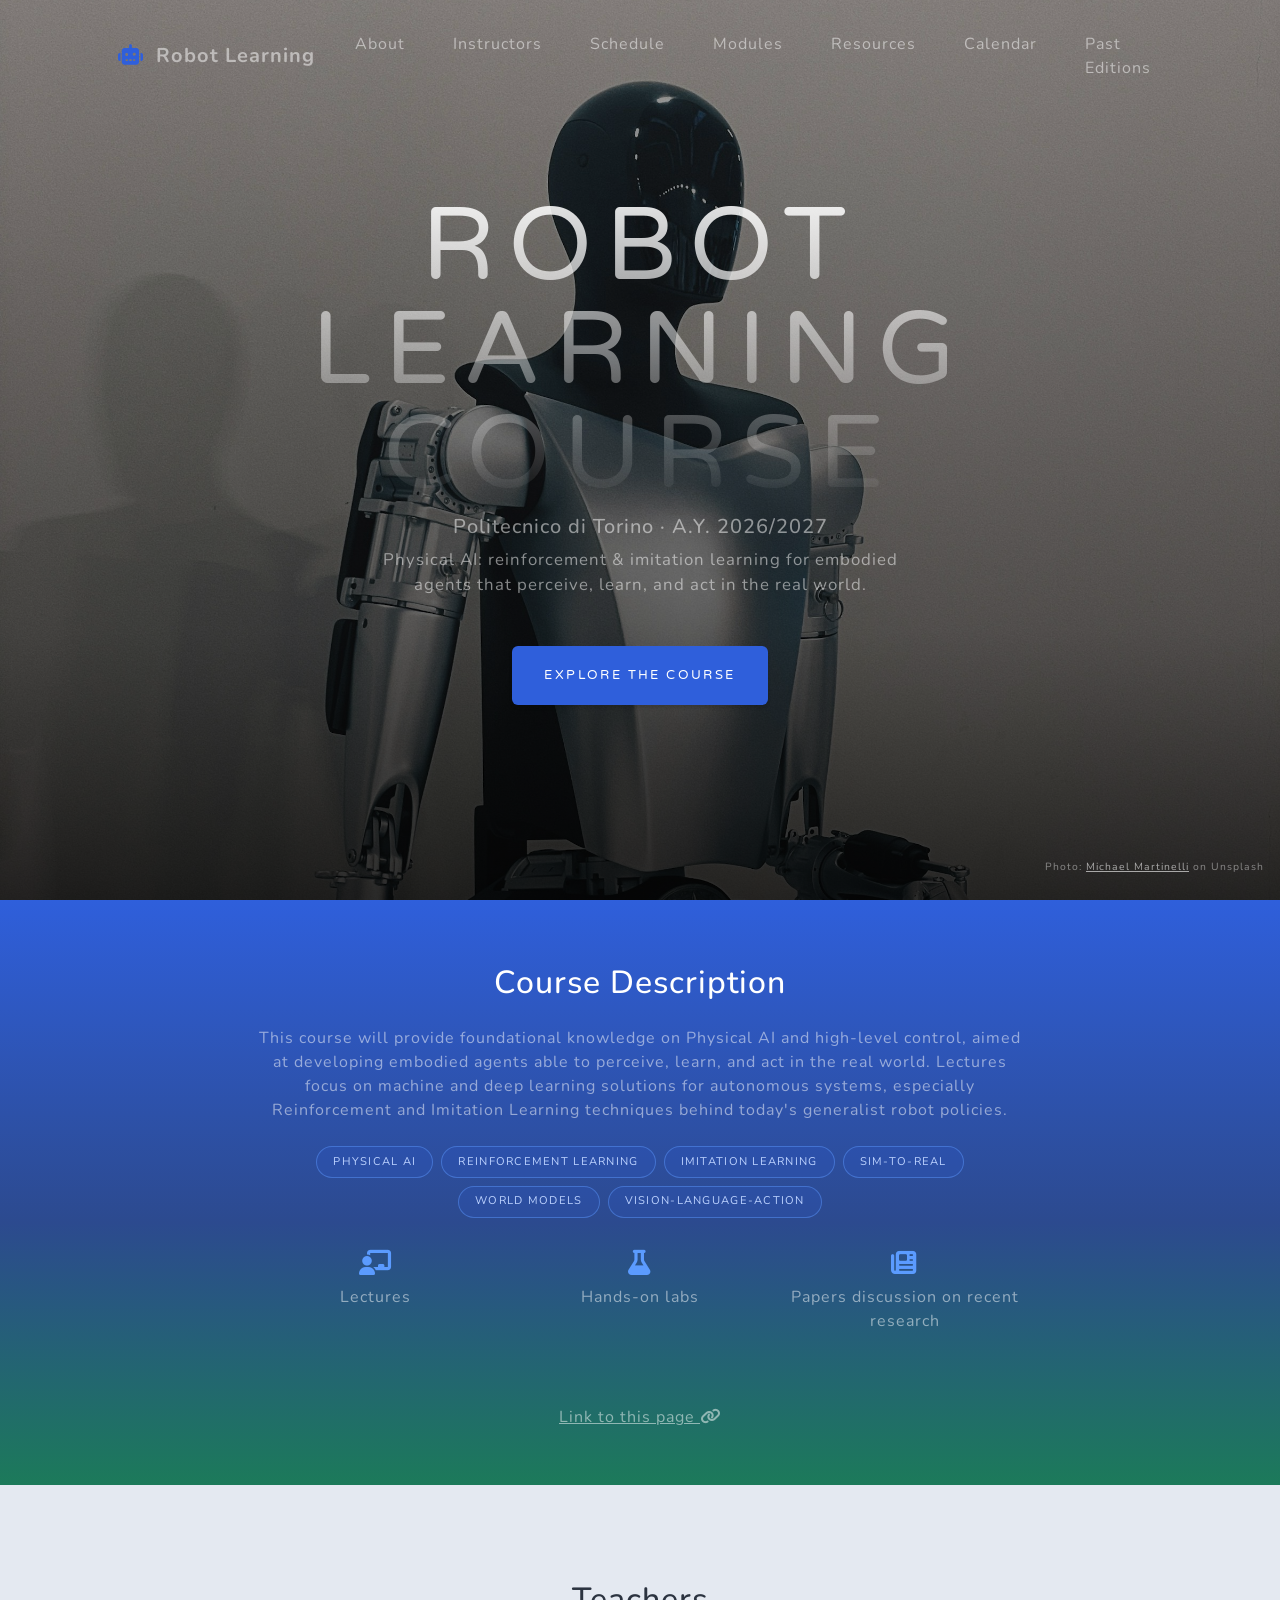
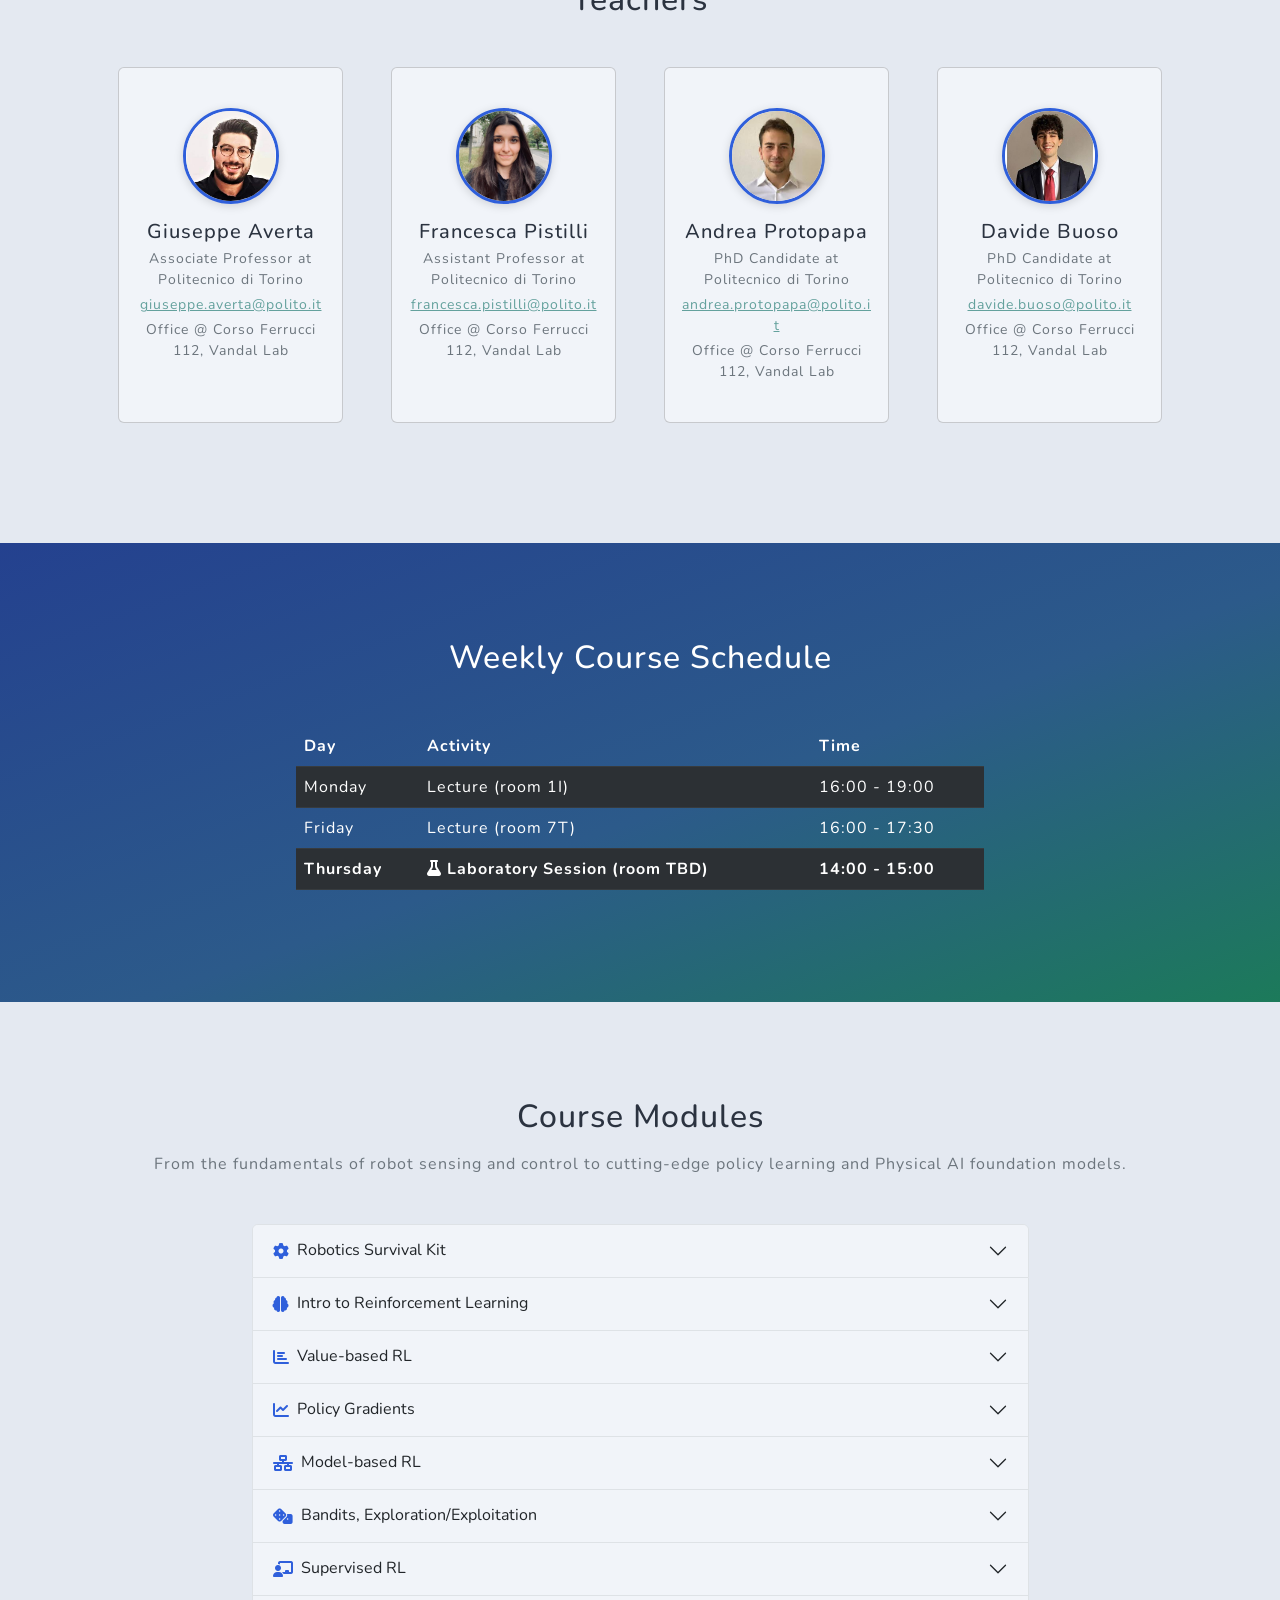
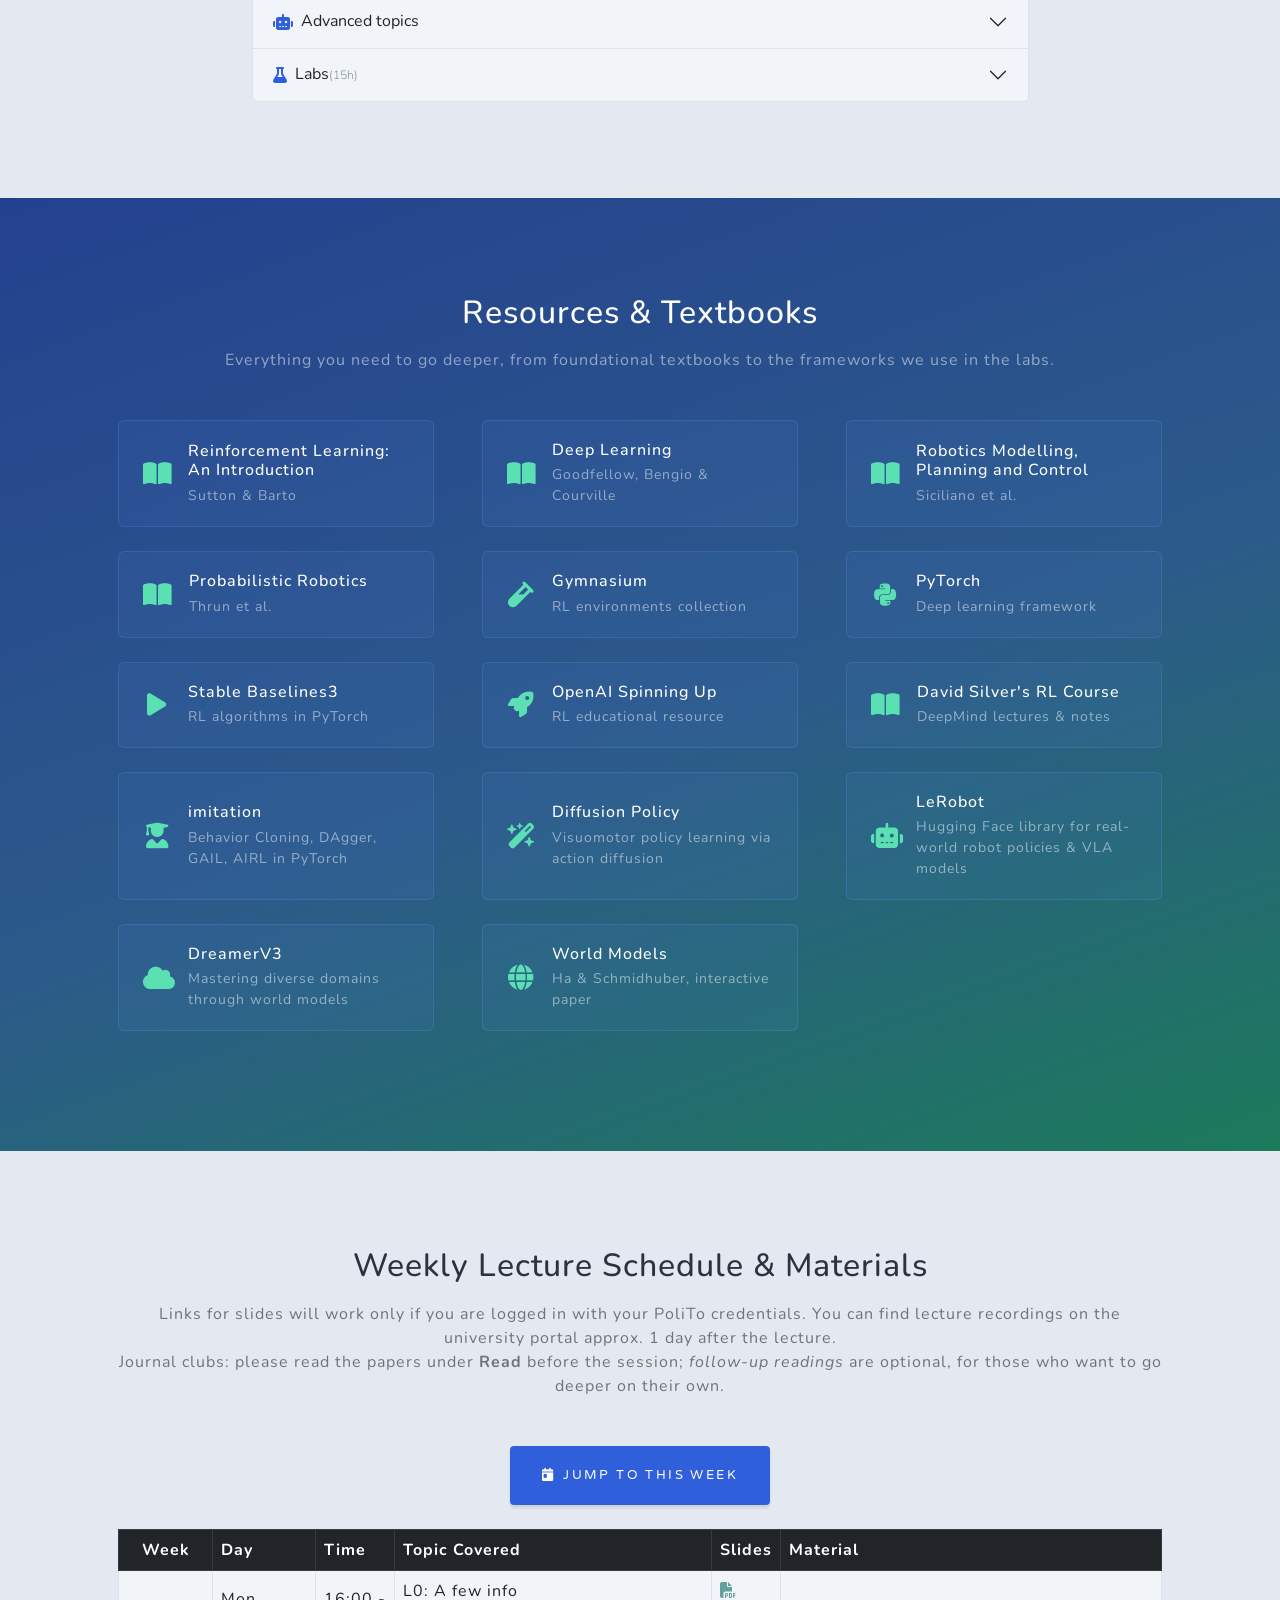
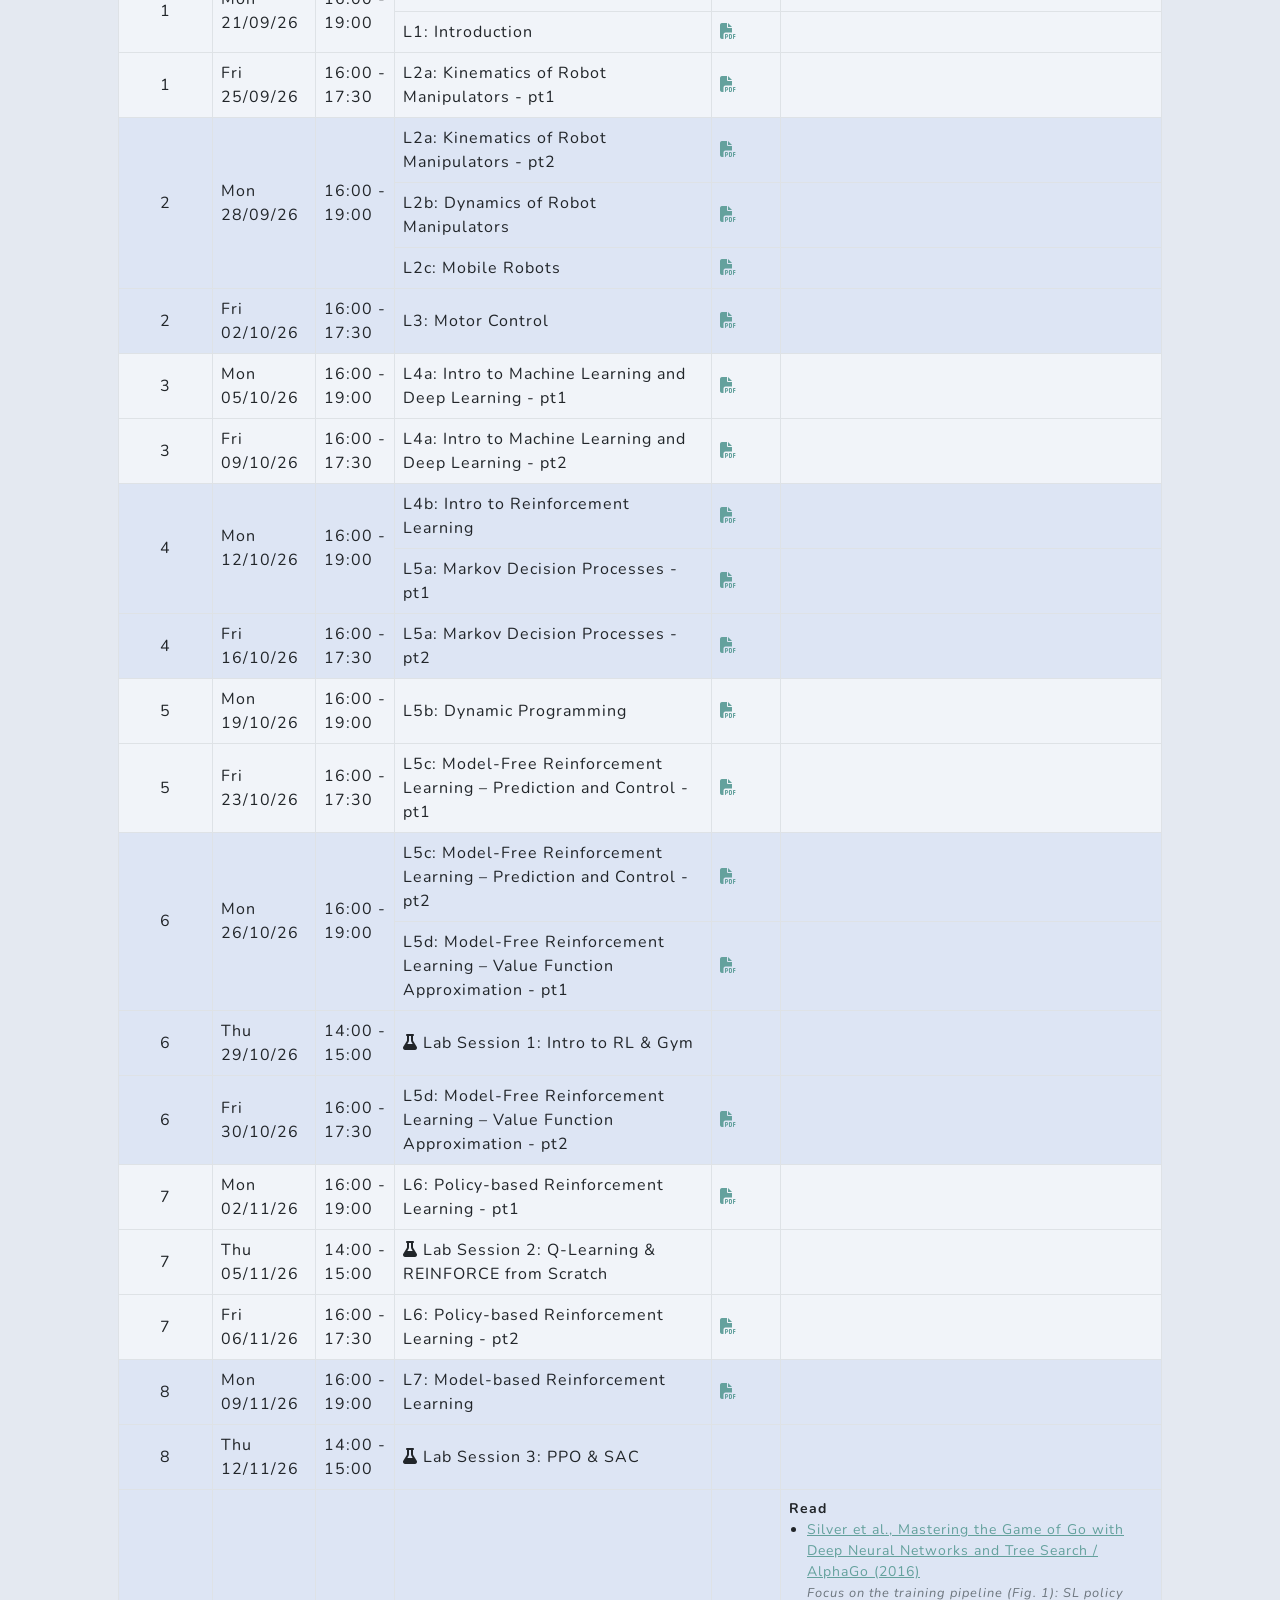
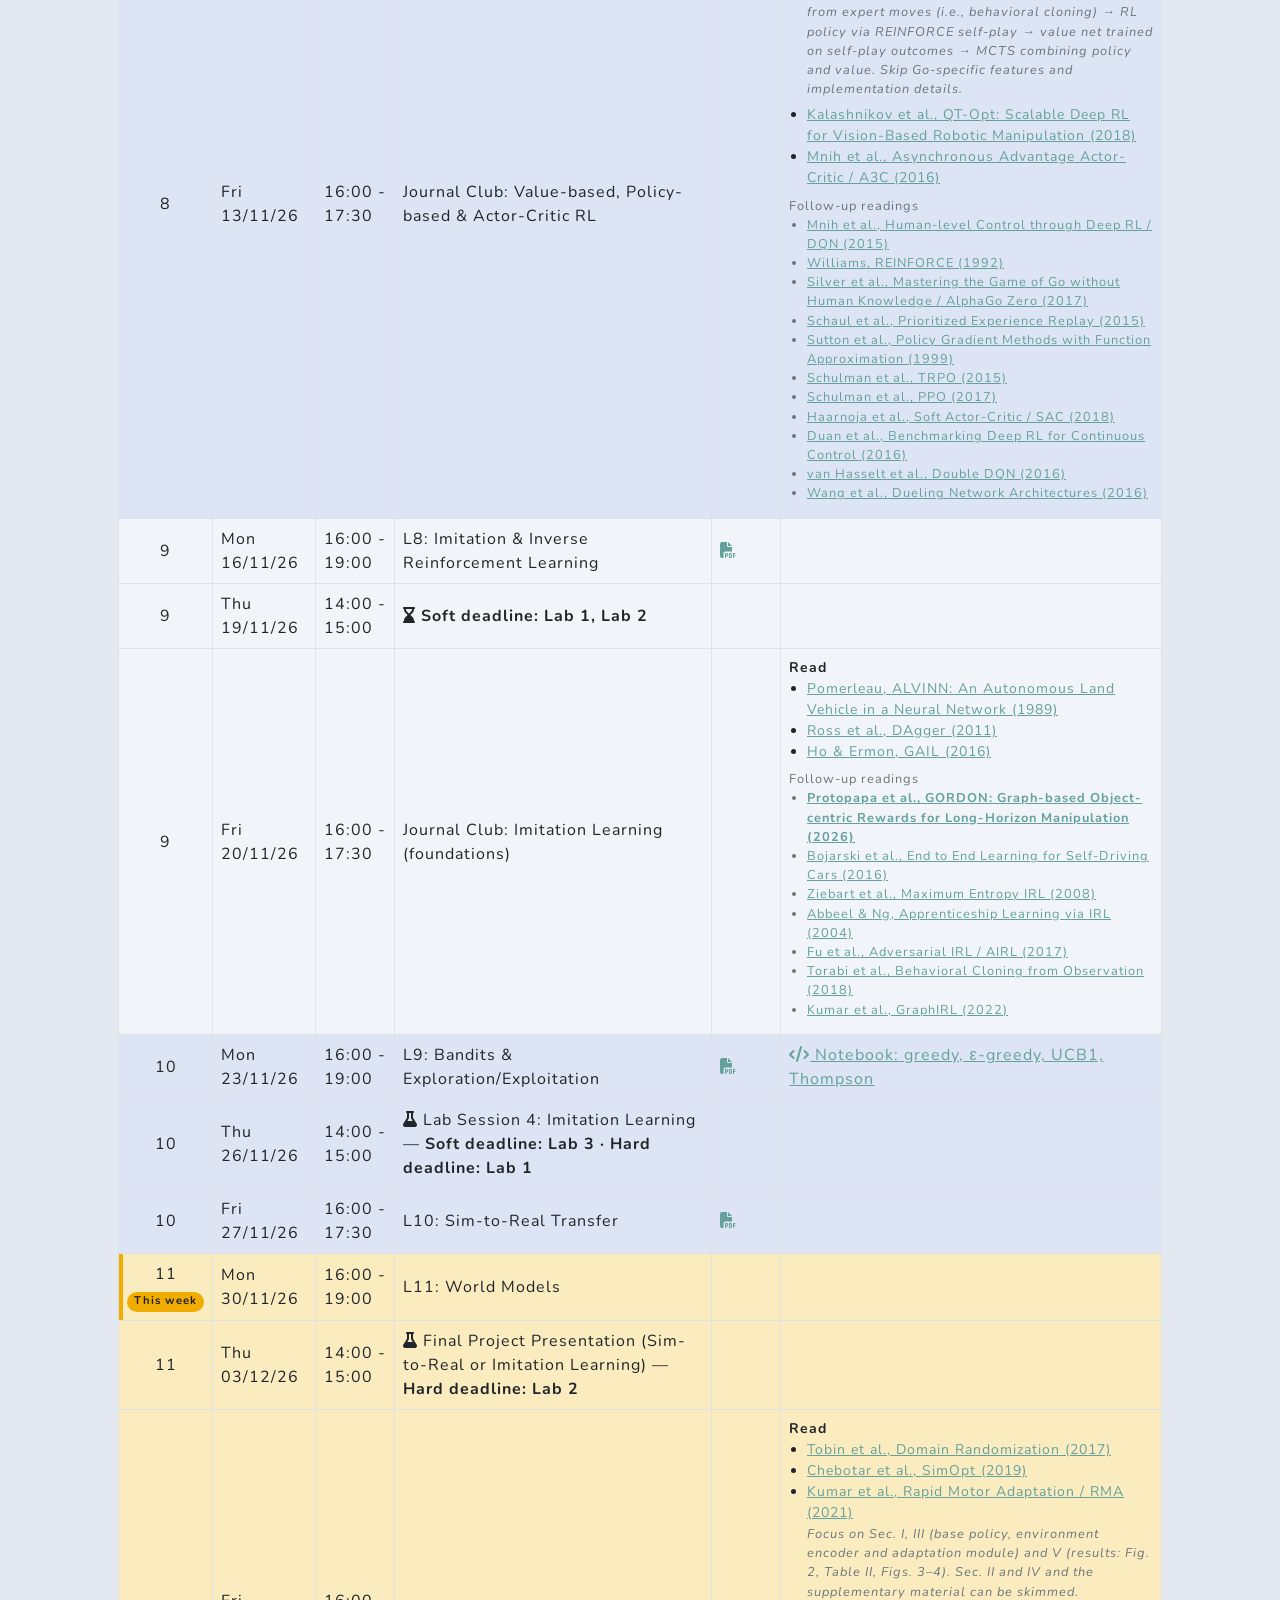
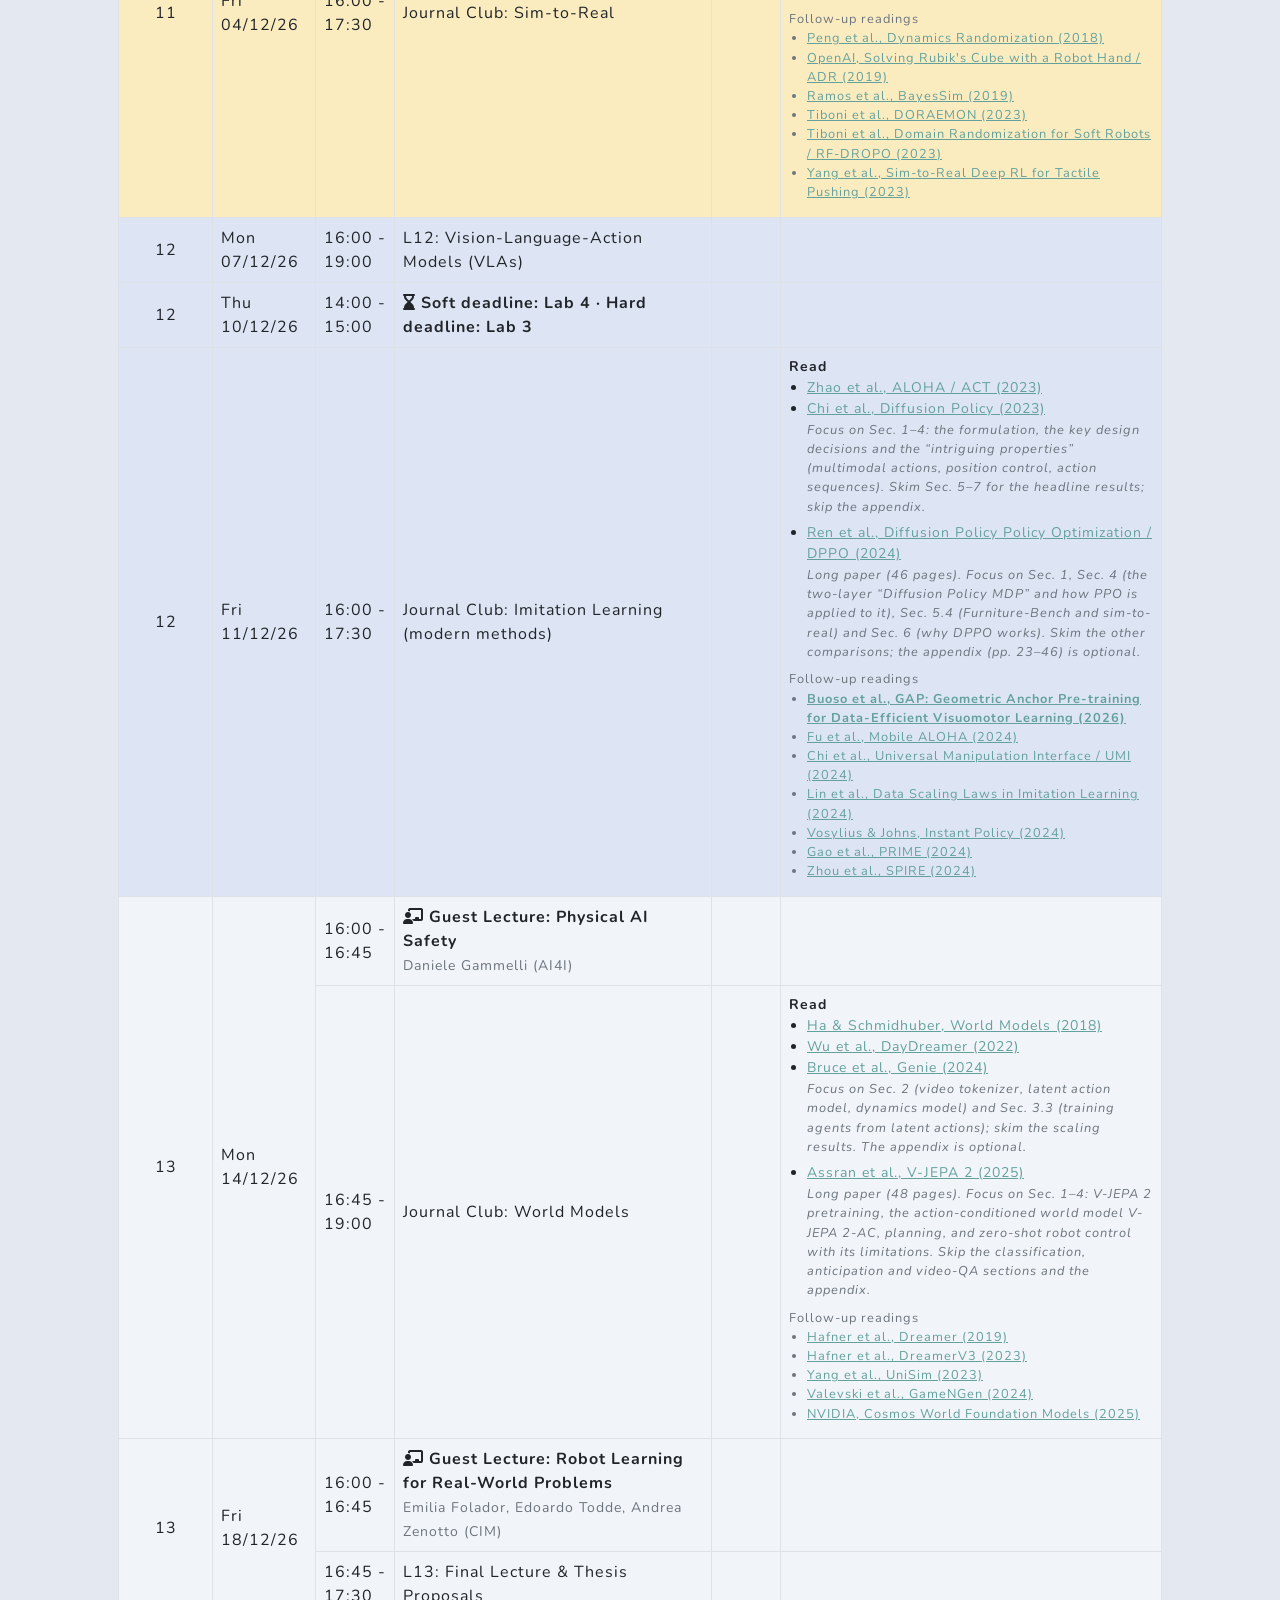
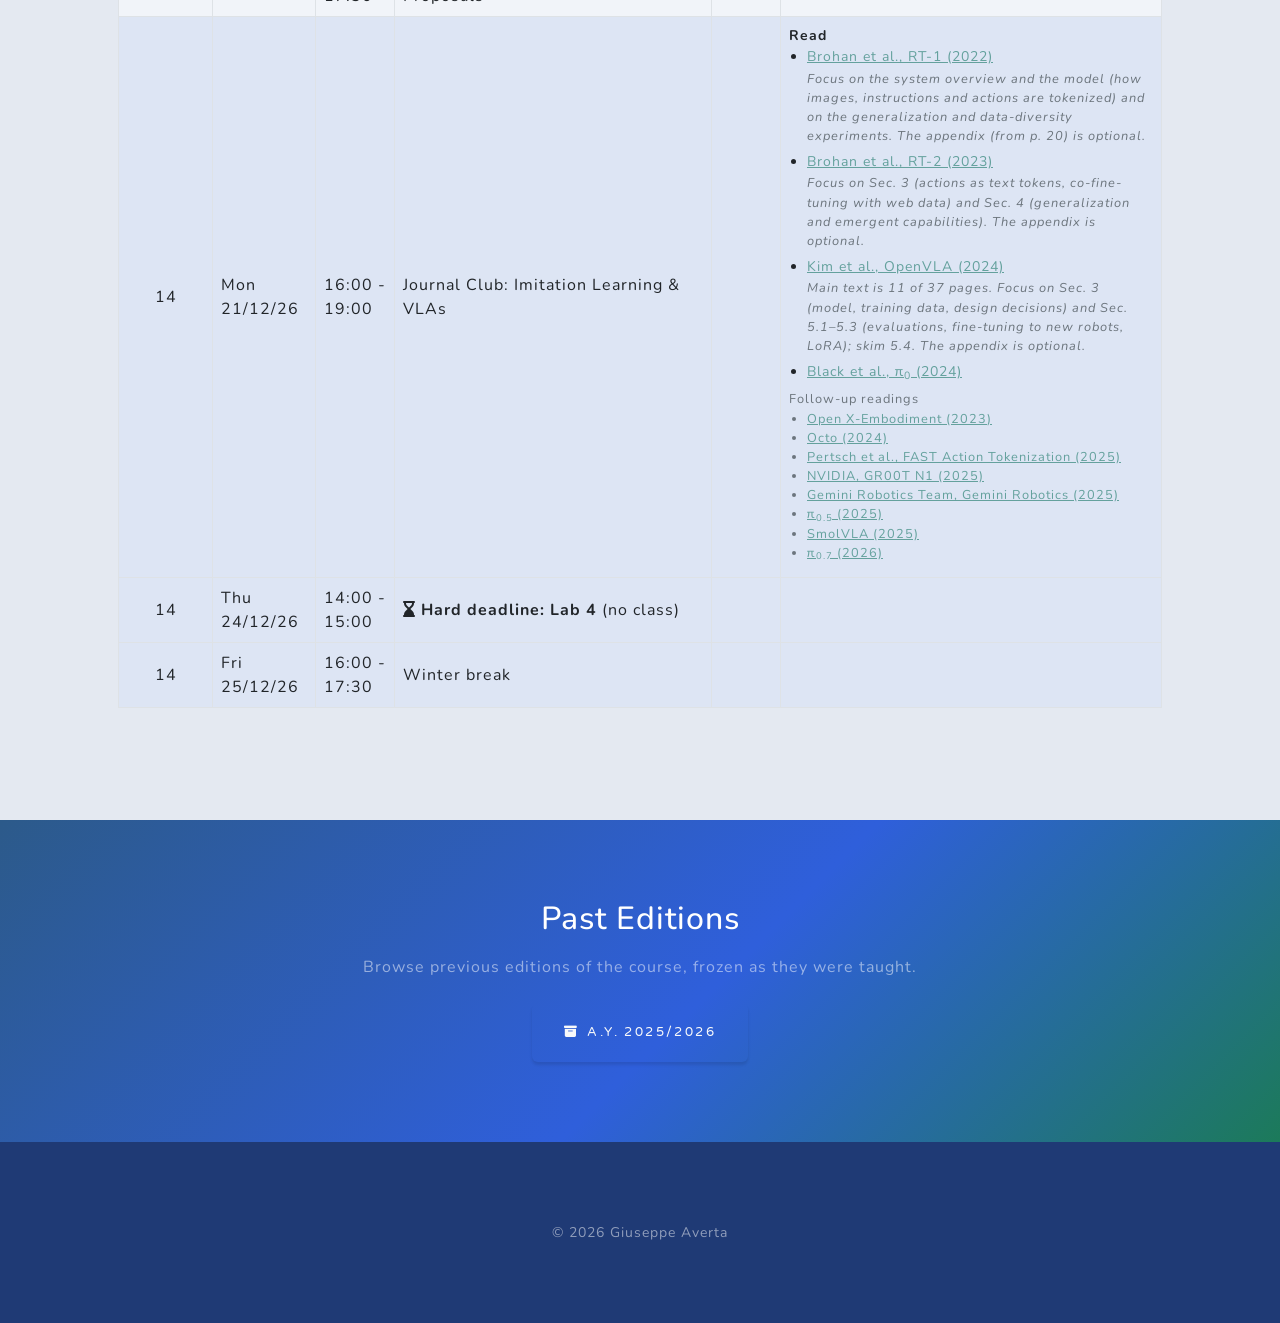
<file: index.html>
<!DOCTYPE html>
<!--
	Built on top of "Grayscale" by Start Bootstrap (startbootstrap.com/theme/grayscale), MIT license
-->
<html lang="en">
<head>
  <meta charset="utf-8">
  <meta name="viewport" content="width=device-width, initial-scale=1, shrink-to-fit=no">
  <title>Robot Learning Course - Giuseppe Averta</title>
  <meta name="description" content="Robot Learning Course by Giuseppe Averta at Politecnico di Torino. Learn reinforcement learning, imitation learning, and Physical AI for embodied, general-purpose robots.">
  <meta name="author" content="Giuseppe Averta">

  <!-- Open Graph tags for social media and search engines -->
  <meta property="og:title" content="Robot Learning Course - Giuseppe Averta">
  <meta property="og:description" content="Robot Learning Course by Giuseppe Averta at Politecnico di Torino. Learn reinforcement learning, imitation learning, and Physical AI for embodied, general-purpose robots.">
  <meta property="og:image" content="https://josephav.github.io/robot_learning_course/images/og-image.jpg">
  <meta property="og:image:alt" content="Robot Learning Course - Politecnico di Torino">
  <meta property="og:image:width" content="1200">
  <meta property="og:image:height" content="630">
  <meta property="og:url" content="https://josephav.github.io/robot_learning_course/">
  <meta property="og:type" content="website">
  <meta property="og:site_name" content="Robot Learning Course">

  <!-- Twitter Card tags -->
  <meta name="twitter:card" content="summary_large_image">
  <meta name="twitter:title" content="Robot Learning Course - Giuseppe Averta">
  <meta name="twitter:description" content="Robot Learning Course by Giuseppe Averta at Politecnico di Torino. Learn reinforcement learning, imitation learning, and Physical AI for embodied, general-purpose robots.">
  <meta name="twitter:image" content="https://josephav.github.io/robot_learning_course/images/og-image.jpg">

  <!-- Canonical URL -->
  <link rel="canonical" href="https://josephav.github.io/robot_learning_course/">

  <!-- Font Awesome icons (free version)-->
  <link rel="stylesheet" href="https://cdnjs.cloudflare.com/ajax/libs/font-awesome/6.4.0/css/all.min.css">
  <!-- Google fonts-->
  <link href="https://fonts.googleapis.com/css?family=Varela+Round" rel="stylesheet">
  <link href="https://fonts.googleapis.com/css?family=Nunito:200,200i,300,300i,400,400i,600,600i,700,700i,800,800i,900,900i" rel="stylesheet">
  <!-- Core theme CSS (includes Bootstrap)-->
  <link href="css/styles.css" rel="stylesheet">
  <link href="css/custom.css?v=20261111" rel="stylesheet">

  <!-- Structured Data for Google -->
  <script type="application/ld+json">
  {
    "@context": "https://schema.org",
    "@type": "Course",
    "name": "Robot Learning Course",
    "description": "This course will provide foundational knowledge on Physical AI and high-level control, aimed at developing embodied agents that can perceive, learn, and act in the real world.",
    "provider": {
      "@type": "Person",
      "name": "Giuseppe Averta",
      "jobTitle": "Associate Professor",
      "affiliation": {
        "@type": "Organization",
        "name": "Politecnico di Torino"
      },
      "email": "giuseppe.averta@polito.it",
      "image": "https://josephav.github.io/robot_learning_course/images/Giuseppe.jpeg"
    },
    "educationalLevel": "University Course",
    "inLanguage": "en",
    "url": "https://josephav.github.io/robot_learning_course/"
  }
  </script>
</head>
<body id="page-top">

<!-- Navigation-->
<nav class="navbar navbar-expand-lg navbar-light fixed-top" id="mainNav">
  <div class="container px-4 px-lg-5">
    <a class="navbar-brand" href="#page-top"><i class="fa-solid fa-robot"></i> Robot Learning</a>
    <button class="navbar-toggler navbar-toggler-right" type="button" data-bs-toggle="collapse" data-bs-target="#navbarResponsive" aria-controls="navbarResponsive" aria-expanded="false" aria-label="Toggle navigation">
      Menu
      <i class="fa-solid fa-bars"></i>
    </button>
    <div class="collapse navbar-collapse" id="navbarResponsive">
      <ul class="navbar-nav ms-auto">
        <li class="nav-item"><a class="nav-link" href="#about">About</a></li>
        <li class="nav-item"><a class="nav-link" href="#teachers">Instructors</a></li>
        <li class="nav-item"><a class="nav-link" href="#schedule">Schedule</a></li>
        <li class="nav-item"><a class="nav-link" href="#modules">Modules</a></li>
        <li class="nav-item"><a class="nav-link" href="#resources">Resources</a></li>
        <li class="nav-item"><a class="nav-link" href="#weekly-schedule">Calendar</a></li>
        <li class="nav-item"><a class="nav-link" href="#archive">Past Editions</a></li>
      </ul>
    </div>
  </div>
</nav>

<!-- Masthead-->
<header class="masthead">
  <div class="container px-4 px-lg-5 d-flex h-100 align-items-center justify-content-center">
    <div class="d-flex justify-content-center">
      <div class="text-center">
        <h1 class="mx-auto my-0 text-uppercase">Robot Learning Course</h1>
        <h2 class="text-white-50 mx-auto mt-2 mb-2">Politecnico di Torino &middot; A.Y. 2026/2027</h2>
        <p class="text-white-50 mx-auto mb-5 masthead-tagline">Physical AI: reinforcement &amp; imitation learning for embodied agents that perceive, learn, and act in the real world.</p>
        <a class="btn btn-primary" href="#about">Explore the Course</a>
      </div>
    </div>
  </div>
  <p class="masthead-credit">Photo: <a href="https://unsplash.com/photos/-CPRUDsU7Mo" target="_blank">Michael Martinelli</a> on Unsplash</p>
</header>

<!-- About-->
<section class="about-section text-center" id="about">
  <div class="container px-4 px-lg-5">
    <div class="row gx-4 gx-lg-5 justify-content-center">
      <div class="col-lg-9">
        <h2 class="text-white mb-4">Course Description</h2>
        <p class="text-white-50">This course will provide foundational knowledge on Physical AI and high-level control, aimed at developing embodied agents able to perceive, learn, and act in the real world. Lectures focus on machine and deep learning solutions for autonomous systems, especially Reinforcement and Imitation Learning techniques behind today's generalist robot policies.</p>
        <ul class="pill-list justify-content-center">
          <li>Physical AI</li>
          <li>Reinforcement Learning</li>
          <li>Imitation Learning</li>
          <li>Sim-to-Real</li>
          <li>World Models</li>
          <li>Vision-Language-Action</li>
        </ul>
        <div class="row feature-row justify-content-center">
          <div class="col-md-4">
            <i class="fa-solid fa-chalkboard-teacher"></i>
            <p class="text-white-50 mb-0">Lectures</p>
          </div>
          <div class="col-md-4">
            <i class="fa-solid fa-flask"></i>
            <p class="text-white-50 mb-0">Hands-on labs</p>
          </div>
          <div class="col-md-4">
            <i class="fa-solid fa-newspaper"></i>
            <p class="text-white-50 mb-0">Papers discussion on recent research</p>
          </div>
        </div>
        <p class="mt-4"><a class="text-white-50" href="https://josephav.github.io/robot_learning_course/" target="_blank" aria-label="Link to this page">Link to this page <i class="fa-solid fa-link"></i></a></p>
      </div>
    </div>
  </div>
</section>

<!-- Instructors-->
<section class="people-section bg-light" id="teachers">
  <div class="container px-4 px-lg-5">
    <h2 class="text-center mb-5">Teachers</h2>
    <div class="row gx-4 gx-lg-5 justify-content-center">
      <div class="col-md-6 col-lg-3 mb-4">
        <div class="card py-4 h-100 text-center">
          <div class="card-body">
            <img src="images/Giuseppe.jpeg" alt="Giuseppe Averta" class="teacher-photo mb-3">
            <h5 class="mb-1">Giuseppe Averta</h5>
            <p class="small text-muted mb-1">Associate Professor at Politecnico di Torino</p>
            <p class="small mb-1"><a href="mailto:giuseppe.averta@polito.it">giuseppe.averta@polito.it</a></p>
            <p class="small text-muted mb-0">Office @ Corso Ferrucci 112, Vandal Lab</p>
          </div>
        </div>
      </div>
      <div class="col-md-6 col-lg-3 mb-4">
        <div class="card py-4 h-100 text-center">
          <div class="card-body">
            <img src="images/Francesca.jpg" alt="Francesca Pistilli" class="teacher-photo mb-3">
            <h5 class="mb-1">Francesca Pistilli</h5>
            <p class="small text-muted mb-1">Assistant Professor at Politecnico di Torino</p>
            <p class="small mb-1"><a href="mailto:francesca.pistilli@polito.it">francesca.pistilli@polito.it</a></p>
            <p class="small text-muted mb-0">Office @ Corso Ferrucci 112, Vandal Lab</p>
          </div>
        </div>
      </div>
      <div class="col-md-6 col-lg-3 mb-4">
        <div class="card py-4 h-100 text-center">
          <div class="card-body">
            <img src="images/Andrea.jpeg" alt="Andrea Protopapa" class="teacher-photo mb-3">
            <h5 class="mb-1">Andrea Protopapa</h5>
            <p class="small text-muted mb-1">PhD Candidate at Politecnico di Torino</p>
            <p class="small mb-1"><a href="mailto:andrea.protopapa@polito.it">andrea.protopapa@polito.it</a></p>
            <p class="small text-muted mb-0">Office @ Corso Ferrucci 112, Vandal Lab</p>
          </div>
        </div>
      </div>
      <div class="col-md-6 col-lg-3 mb-4">
        <div class="card py-4 h-100 text-center">
          <div class="card-body">
            <img src="images/davide.jpg" alt="Davide Buoso" class="teacher-photo mb-3">
            <h5 class="mb-1">Davide Buoso</h5>
            <p class="small text-muted mb-1">PhD Candidate at Politecnico di Torino</p>
            <p class="small mb-1"><a href="mailto:davide.buoso@polito.it">davide.buoso@polito.it</a></p>
            <p class="small text-muted mb-0">Office @ Corso Ferrucci 112, Vandal Lab</p>
          </div>
        </div>
      </div>
    </div>
  </div>
</section>

<!-- Weekly recurring schedule-->
<section class="schedule-section" id="schedule">
  <div class="container px-4 px-lg-5">
    <h2 class="text-center text-white mb-5">Weekly Course Schedule</h2>
    <div class="row justify-content-center">
      <div class="col-lg-8">
        <div class="table-responsive">
          <table class="table table-dark table-striped align-middle">
            <thead>
            <tr>
              <th>Day</th>
              <th>Activity</th>
              <th>Time</th>
            </tr>
            </thead>
            <tbody>
            <tr>
              <td>Monday</td>
              <td>Lecture (room 1I)</td>
              <td>16:00 - 19:00</td>
            </tr>
            <tr>
              <td>Friday</td>
              <td>Lecture (room 7T)</td>
              <td>16:00 - 17:30</td>
            </tr>
            <tr class="table-lab">
              <td>Thursday</td>
              <td><i class="fa-solid fa-flask"></i> Laboratory Session (room TBD)</td>
              <td>14:00 - 15:00</td>
            </tr>
            </tbody>
          </table>
        </div>
      </div>
    </div>
  </div>
</section>

<!-- Modules-->
<section class="modules-section bg-light" id="modules">
  <div class="container px-4 px-lg-5">
    <h2 class="text-center mb-3">Course Modules</h2>
    <p class="text-center text-muted mb-5">From the fundamentals of robot sensing and control to cutting-edge policy learning and Physical AI foundation models.</p>
    <div class="row justify-content-center">
      <div class="col-lg-9">
        <div class="accordion" id="modulesAccordion">

          <div class="accordion-item">
            <h3 class="accordion-header">
              <button class="accordion-button collapsed" type="button" data-bs-toggle="collapse" data-bs-target="#mod1"><i class="fa-solid fa-gear me-2"></i> Robotics Survival Kit </button>
            </h3>
            <div id="mod1" class="accordion-collapse collapse" data-bs-parent="#modulesAccordion">
              <div class="accordion-body">
                <ul>
                  <li>Foundations of sensing and actuation</li>
                  <li>Kinematics and dynamics of autonomous systems</li>
                  <li>Motor control</li>
                  <li>Introduction to ROS programming (optional)</li>
                  <li>Gaussian Filters, Kalman Filter, Particle Filter (optional)</li>
                </ul>
              </div>
            </div>
          </div>

          <div class="accordion-item">
            <h3 class="accordion-header">
              <button class="accordion-button collapsed" type="button" data-bs-toggle="collapse" data-bs-target="#mod2"><i class="fa-solid fa-brain me-2"></i> Intro to Reinforcement Learning</button>
            </h3>
            <div id="mod2" class="accordion-collapse collapse" data-bs-parent="#modulesAccordion">
              <div class="accordion-body">
                <ul>
                  <li>Supervised Learning for Robotics</li>
                  <li>Imitation Learning vs Reinforcement Learning</li>
                  <li>Markov Decision Processes</li>
                </ul>
              </div>
            </div>
          </div>

          <div class="accordion-item">
            <h3 class="accordion-header">
              <button class="accordion-button collapsed" type="button" data-bs-toggle="collapse" data-bs-target="#mod3"><i class="fa-solid fa-chart-bar me-2"></i> Value-based RL</button>
            </h3>
            <div id="mod3" class="accordion-collapse collapse" data-bs-parent="#modulesAccordion">
              <div class="accordion-body">
                <ul>
                  <li>Planning by Dynamic Programming</li>
                  <li>Model-Free Prediction</li>
                  <li>Model-Free Control</li>
                  <li>Value Function Approximation</li>
                </ul>
              </div>
            </div>
          </div>

          <div class="accordion-item">
            <h3 class="accordion-header">
              <button class="accordion-button collapsed" type="button" data-bs-toggle="collapse" data-bs-target="#mod4"><i class="fa-solid fa-chart-line me-2"></i> Policy Gradients</button>
            </h3>
            <div id="mod4" class="accordion-collapse collapse" data-bs-parent="#modulesAccordion">
              <div class="accordion-body">
                <ul>
                  <li>Finite Difference Policy Gradient</li>
                  <li>Monte-Carlo Policy Gradient</li>
                  <li>Actor-Critic approaches</li>
                  <li>Natural gradient</li>
                  <li>Deep policy networks</li>
                </ul>
              </div>
            </div>
          </div>

          <div class="accordion-item">
            <h3 class="accordion-header">
              <button class="accordion-button collapsed" type="button" data-bs-toggle="collapse" data-bs-target="#mod5"><i class="fa-solid fa-network-wired me-2"></i> Model-based RL</button>
            </h3>
            <div id="mod5" class="accordion-collapse collapse" data-bs-parent="#modulesAccordion">
              <div class="accordion-body">
                <ul>
                  <li>Model-based learning</li>
                  <li>Integrated Architectures</li>
                  <li>Learning and Planning</li>
                  <li>Real and simulated experience</li>
                  <li>Monte-Carlo Tree Search</li>
                  <li>Go use-case</li>
                </ul>
              </div>
            </div>
          </div>

          <div class="accordion-item">
            <h3 class="accordion-header">
              <button class="accordion-button collapsed" type="button" data-bs-toggle="collapse" data-bs-target="#mod6"><i class="fa-solid fa-dice me-2"></i> Bandits, Exploration/Exploitation</button>
            </h3>
            <div id="mod6" class="accordion-collapse collapse" data-bs-parent="#modulesAccordion">
              <div class="accordion-body">
                <ul>
                  <li>Intro to bandits</li>
                  <li>Simple naïve exploration (𝜖-greedy)</li>
                  <li>Optimistic approaches</li>
                  <li>Probability matching &amp; Information Value</li>
                  <li>Multi-armed Bandits</li>
                  <li>Contextual Bandits</li>
                </ul>
              </div>
            </div>
          </div>

          <div class="accordion-item">
            <h3 class="accordion-header">
              <button class="accordion-button collapsed" type="button" data-bs-toggle="collapse" data-bs-target="#mod7"><i class="fa-solid fa-chalkboard-teacher me-2"></i> Supervised RL</button>
            </h3>
            <div id="mod7" class="accordion-collapse collapse" data-bs-parent="#modulesAccordion">
              <div class="accordion-body">
                <ul>
                  <li>Behavior cloning</li>
                  <li>Imitation Learning (DAgger)</li>
                  <li>Generative IL (Diffusion Policies)</li>
                  <li>Inverse RL (Max-Entropy IRL, AIRL)</li>
                  <li>GAIL (Generative Adversarial Imitation Learning)</li>
                </ul>
              </div>
            </div>
          </div>

          <div class="accordion-item">
            <h3 class="accordion-header">
              <button class="accordion-button collapsed" type="button" data-bs-toggle="collapse" data-bs-target="#mod8"><i class="fa-solid fa-robot me-2"></i> Advanced topics</button>
            </h3>
            <div id="mod8" class="accordion-collapse collapse" data-bs-parent="#modulesAccordion">
              <div class="accordion-body">
                <ul>
                  <li>Sim-to-Real Transfer</li>
                  <li>Vision and Graph-Based RL</li>
                  <li>World Models</li>
                  <li>Vision-Language-Action Models</li>
                </ul>
              </div>
            </div>
          </div>

          <div class="accordion-item">
            <h3 class="accordion-header">
              <button class="accordion-button collapsed" type="button" data-bs-toggle="collapse" data-bs-target="#mod9"><i class="fa-solid fa-flask me-2"></i> Labs <span class="module-hours">(15h)</span></button>
            </h3>
            <div id="mod9" class="accordion-collapse collapse" data-bs-parent="#modulesAccordion">
              <div class="accordion-body">
                <ul>
                  <li>Optimal Control</li>
                  <li>Reward Shaping</li>
                  <li>Q-Learning (Value-Based RL)</li>
                  <li>Reinforce, PPO, SAC (Policy Gradients)</li>
                  <li>Sim-to-Real Policy Transfer</li>
                </ul>
                <p class="mb-1"><strong>Lab grading</strong> (4 labs, 6 points max in total). Each lab has a soft and a hard deadline (see the <a href="#weekly-schedule">calendar</a>):</p>
                <ul class="mb-0">
                  <li>up to 1.5 points if submitted before the soft deadline;</li>
                  <li>up to 1.0 point if submitted between the soft and the hard deadline;</li>
                  <li>0 points if submitted after the hard deadline.</li>
                </ul>
              </div>
            </div>
          </div>

        </div>
      </div>
    </div>
  </div>
</section>

<!-- Resources-->
<section class="resources-section" id="resources">
  <div class="container px-4 px-lg-5">
    <h2 class="text-center text-white mb-3">Resources &amp; Textbooks</h2>
    <p class="text-center text-white-50 mb-5">Everything you need to go deeper, from foundational textbooks to the frameworks we use in the labs.</p>
    <div class="row gx-4 gx-lg-5">
      <div class="col-md-6 col-lg-4 mb-4">
        <a class="resource-card" href="https://web.stanford.edu/class/psych209/Readings/SuttonBartoIPRLBook2ndEd.pdf" target="_blank">
          <i class="fa-solid fa-book-open"></i>
          <div>
            <h6 class="mb-1">Reinforcement Learning: An Introduction</h6>
            <p class="small text-white-50 mb-0">Sutton &amp; Barto</p>
          </div>
        </a>
      </div>
      <div class="col-md-6 col-lg-4 mb-4">
        <a class="resource-card" href="https://www.deeplearningbook.org" target="_blank">
          <i class="fa-solid fa-book-open"></i>
          <div>
            <h6 class="mb-1">Deep Learning</h6>
            <p class="small text-white-50 mb-0">Goodfellow, Bengio &amp; Courville</p>
          </div>
        </a>
      </div>
      <div class="col-md-6 col-lg-4 mb-4">
        <a class="resource-card" href="https://www.springer.com/gp/book/9781846286414" target="_blank">
          <i class="fa-solid fa-book-open"></i>
          <div>
            <h6 class="mb-1">Robotics Modelling, Planning and Control</h6>
            <p class="small text-white-50 mb-0">Siciliano et al.</p>
          </div>
        </a>
      </div>
      <div class="col-md-6 col-lg-4 mb-4">
        <a class="resource-card" href="https://docs.ufpr.br/~danielsantos/ProbabilisticRobotics.pdf" target="_blank">
          <i class="fa-solid fa-book-open"></i>
          <div>
            <h6 class="mb-1">Probabilistic Robotics</h6>
            <p class="small text-white-50 mb-0">Thrun et al.</p>
          </div>
        </a>
      </div>
      <div class="col-md-6 col-lg-4 mb-4">
        <a class="resource-card" href="https://gymnasium.farama.org/" target="_blank">
          <i class="fa-solid fa-vial"></i>
          <div>
            <h6 class="mb-1">Gymnasium</h6>
            <p class="small text-white-50 mb-0">RL environments collection</p>
          </div>
        </a>
      </div>
      <div class="col-md-6 col-lg-4 mb-4">
        <a class="resource-card" href="https://pytorch.org/" target="_blank">
          <i class="fa-brands fa-python"></i>
          <div>
            <h6 class="mb-1">PyTorch</h6>
            <p class="small text-white-50 mb-0">Deep learning framework</p>
          </div>
        </a>
      </div>
      <div class="col-md-6 col-lg-4 mb-4">
        <a class="resource-card" href="https://stable-baselines3.readthedocs.io/en/master/" target="_blank">
          <i class="fa-solid fa-play"></i>
          <div>
            <h6 class="mb-1">Stable Baselines3</h6>
            <p class="small text-white-50 mb-0">RL algorithms in PyTorch</p>
          </div>
        </a>
      </div>
      <div class="col-md-6 col-lg-4 mb-4">
        <a class="resource-card" href="https://spinningup.openai.com/en/latest/" target="_blank">
          <i class="fa-solid fa-rocket"></i>
          <div>
            <h6 class="mb-1">OpenAI Spinning Up</h6>
            <p class="small text-white-50 mb-0">RL educational resource</p>
          </div>
        </a>
      </div>
      <div class="col-md-6 col-lg-4 mb-4">
        <a class="resource-card" href="http://www0.cs.ucl.ac.uk/staff/d.silver/web/Teaching.html" target="_blank">
          <i class="fa-solid fa-book-open"></i>
          <div>
            <h6 class="mb-1">David Silver's RL Course</h6>
            <p class="small text-white-50 mb-0">DeepMind lectures &amp; notes</p>
          </div>
        </a>
      </div>
      <div class="col-md-6 col-lg-4 mb-4">
        <a class="resource-card" href="https://github.com/HumanCompatibleAI/imitation" target="_blank">
          <i class="fa-solid fa-user-graduate"></i>
          <div>
            <h6 class="mb-1">imitation</h6>
            <p class="small text-white-50 mb-0">Behavior Cloning, DAgger, GAIL, AIRL in PyTorch</p>
          </div>
        </a>
      </div>
      <div class="col-md-6 col-lg-4 mb-4">
        <a class="resource-card" href="https://diffusion-policy.cs.columbia.edu/" target="_blank">
          <i class="fa-solid fa-wand-magic-sparkles"></i>
          <div>
            <h6 class="mb-1">Diffusion Policy</h6>
            <p class="small text-white-50 mb-0">Visuomotor policy learning via action diffusion</p>
          </div>
        </a>
      </div>
      <div class="col-md-6 col-lg-4 mb-4">
        <a class="resource-card" href="https://github.com/huggingface/lerobot" target="_blank">
          <i class="fa-solid fa-robot"></i>
          <div>
            <h6 class="mb-1">LeRobot</h6>
            <p class="small text-white-50 mb-0">Hugging Face library for real-world robot policies &amp; VLA models</p>
          </div>
        </a>
      </div>
      <div class="col-md-6 col-lg-4 mb-4">
        <a class="resource-card" href="https://github.com/danijar/dreamerv3" target="_blank">
          <i class="fa-solid fa-cloud"></i>
          <div>
            <h6 class="mb-1">DreamerV3</h6>
            <p class="small text-white-50 mb-0">Mastering diverse domains through world models</p>
          </div>
        </a>
      </div>
      <div class="col-md-6 col-lg-4 mb-4">
        <a class="resource-card" href="https://worldmodels.github.io/" target="_blank">
          <i class="fa-solid fa-globe"></i>
          <div>
            <h6 class="mb-1">World Models</h6>
            <p class="small text-white-50 mb-0">Ha &amp; Schmidhuber, interactive paper</p>
          </div>
        </a>
      </div>
    </div>
  </div>
</section>

<!-- Weekly lecture schedule-->
<section class="modules-section bg-light" id="weekly-schedule">
  <div class="container px-4 px-lg-5">
    <h2 class="text-center mb-3">Weekly Lecture Schedule &amp; Materials</h2>
    <p class="text-center text-muted mb-5">Links for slides will work only if you are logged in with your PoliTo credentials. You can find lecture recordings on the university portal approx. 1 day after the lecture.<br>Journal clubs: please read the papers under <strong>Read</strong> before the session; <em>follow-up readings</em> are optional, for those who want to go deeper on their own.</p>
    <div class="table-responsive">
      <table class="table table-bordered bg-white align-middle">
        <thead class="table-dark">
        <tr>
          <th>Week</th>
          <th>Day</th>
          <th>Time</th>
          <th>Topic Covered</th>
          <th>Slides</th>
          <th>Material</th>
        </tr>
        </thead>
        <tbody>

        <tr class="week-1">
          <td rowspan="2">1</td>
          <td rowspan="2">Mon 21/09/26</td>
          <td rowspan="2">16:00 - 19:00</td>
          <td>L0: A few info</td>
          <td><a href="https://file.didattica.polito.it/dl/MATDID/34172270" target="_blank" aria-label="View Slides"><i class="fa-solid fa-file-pdf"></i></a></td>
          <td></td>
        </tr>
        <tr class="week-1">
          <td>L1: Introduction</td>
          <td><a href="https://file.didattica.polito.it/dl/MATDID/34172271" target="_blank" aria-label="View Slides"><i class="fa-solid fa-file-pdf"></i></a></td>
          <td></td>
        </tr>
        <tr class="week-1">
          <td>1</td>
          <td>Fri 25/09/26</td>
          <td>16:00 - 17:30</td>
          <td>L2a: Kinematics of Robot Manipulators - pt1</td>
          <td><a href="https://file.didattica.polito.it/dl/MATDID/34180871" target="_blank" aria-label="View Slides"><i class="fa-solid fa-file-pdf"></i></a></td>
          <td></td>
        </tr>

        <tr class="week-2">
          <td rowspan="3">2</td>
          <td rowspan="3">Mon 28/09/26</td>
          <td rowspan="3">16:00 - 19:00</td>
          <td>L2a: Kinematics of Robot Manipulators - pt2</td>
          <td><a href="https://file.didattica.polito.it/dl/MATDID/34180871" target="_blank" aria-label="View Slides"><i class="fa-solid fa-file-pdf"></i></a></td>
          <td></td>
        </tr>
        <tr class="week-2">
          <td>L2b: Dynamics of Robot Manipulators</td>
          <td><a href="https://file.didattica.polito.it/dl/MATDID/34180738" target="_blank" aria-label="View Slides"><i class="fa-solid fa-file-pdf"></i></a></td>
          <td></td>
        </tr>
        <tr class="week-2">
          <td>L2c: Mobile Robots</td>
          <td><a href="https://file.didattica.polito.it/dl/MATDID/34180740" target="_blank" aria-label="View Slides"><i class="fa-solid fa-file-pdf"></i></a></td>
          <td></td>
        </tr>
        <tr class="week-2">
          <td>2</td>
          <td>Fri 02/10/26</td>
          <td>16:00 - 17:30</td>
          <td>L3: Motor Control</td>
          <td><a href="https://file.didattica.polito.it/dl/MATDID/34180739" target="_blank" aria-label="View Slides"><i class="fa-solid fa-file-pdf"></i></a></td>
          <td></td>
        </tr>
        
        <tr class="week-3">
          <td>3</td>
          <td>Mon 05/10/26</td>
          <td>16:00 - 19:00</td>
          <td>L4a: Intro to Machine Learning and Deep Learning - pt1</td>
          <td><a href="https://file.didattica.polito.it/dl/MATDID/34191705" target="_blank" aria-label="View Slides"><i class="fa-solid fa-file-pdf"></i></a></td>
          <td></td>
        </tr>
        <tr class="week-3">
          <td>3</td>
          <td>Fri 09/10/26</td>
          <td>16:00 - 17:30</td>
          <td>L4a: Intro to Machine Learning and Deep Learning - pt2</td>
          <td><a href="https://file.didattica.polito.it/dl/MATDID/34197937" target="_blank" aria-label="View Slides"><i class="fa-solid fa-file-pdf"></i></a></td>
          <td></td>
        </tr>

        <tr class="week-4">
          <td rowspan="2">4</td>
          <td rowspan="2">Mon 12/10/26</td>
          <td rowspan="2">16:00 - 19:00</td>
          <td>L4b: Intro to Reinforcement Learning</td>
          <td><a href="https://file.didattica.polito.it/dl/MATDID/34199104" target="_blank" aria-label="View Slides"><i class="fa-solid fa-file-pdf"></i></a></td>
          <td></td>
        </tr>
        <tr class="week-4">
          <td>L5a: Markov Decision Processes - pt1</td>
          <td><a href="https://file.didattica.polito.it/dl/MATDID/34198259" target="_blank" aria-label="View Slides"><i class="fa-solid fa-file-pdf"></i></a></td>
          <td></td>
        </tr>
        <tr class="week-4">
          <td>4</td>
          <td>Fri 16/10/26</td>
          <td>16:00 - 17:30</td>
          <td>L5a: Markov Decision Processes - pt2</td>
          <td><a href="https://file.didattica.polito.it/dl/MATDID/34198259" target="_blank" aria-label="View Slides"><i class="fa-solid fa-file-pdf"></i></a></td>
          <td></td>
        </tr>

        <tr class="week-5">
          <td>5</td>
          <td>Mon 19/10/26</td>
          <td>16:00 - 19:00</td>
          <td>L5b: Dynamic Programming</td>
          <td><a href="https://file.didattica.polito.it/dl/MATDID/34206014" target="_blank" aria-label="View Slides"><i class="fa-solid fa-file-pdf"></i></a></td>
          <td></td>
        </tr>
        <tr class="week-5">
          <td>5</td>
          <td>Fri 23/10/26</td>
          <td>16:00 - 17:30</td>
          <td>L5c: Model-Free Reinforcement Learning – Prediction and Control - pt1</td>
          <td><a href="https://file.didattica.polito.it/dl/MATDID/34206015" target="_blank" aria-label="View Slides"><i class="fa-solid fa-file-pdf"></i></a></td>
          <td></td>
        </tr>

        <tr class="week-6">
          <td rowspan="2">6</td>
          <td rowspan="2">Mon 26/10/26</td>
          <td rowspan="2">16:00 - 19:00</td>
          <td>L5c: Model-Free Reinforcement Learning – Prediction and Control - pt2</td>
          <td><a href="https://file.didattica.polito.it/dl/MATDID/34206015" target="_blank" aria-label="View Slides"><i class="fa-solid fa-file-pdf"></i></a></td>
          <td></td>
        </tr>
        <tr class="week-6">
          <td>L5d: Model-Free Reinforcement Learning – Value Function Approximation - pt1</td>
          <td><a href="https://file.didattica.polito.it/dl/MATDID/34206016" target="_blank" aria-label="View Slides"><i class="fa-solid fa-file-pdf"></i></a></td>
          <td></td>
        </tr>
        <tr class="week-6">
          <td>6</td>
          <td>Thu 29/10/26</td>
          <td>14:00 - 15:00</td>
          <td><i class="fa-solid fa-flask"></i> Lab Session 1: Intro to RL &amp; Gym</td>
          <td></td>
          <td></td>
        </tr>
        <tr class="week-6">
          <td>6</td>
          <td>Fri 30/10/26</td>
          <td>16:00 - 17:30</td>
          <td>L5d: Model-Free Reinforcement Learning – Value Function Approximation - pt2</td>
          <td><a href="https://file.didattica.polito.it/dl/MATDID/34206016" target="_blank" aria-label="View Slides"><i class="fa-solid fa-file-pdf"></i></a></td>
          <td></td>
        </tr>

        <tr class="week-7">
          <td>7</td>
          <td>Mon 02/11/26</td>
          <td>16:00 - 19:00</td>
          <td>L6: Policy-based Reinforcement Learning - pt1</td>
          <td><a href="https://file.didattica.polito.it/dl/MATDID/34220348" target="_blank" aria-label="View Slides"><i class="fa-solid fa-file-pdf"></i></a></td>
          <td></td>
        </tr>
        <tr class="week-7">
          <td>7</td>
          <td>Thu 05/11/26</td>
          <td>14:00 - 15:00</td>
          <td><i class="fa-solid fa-flask"></i> Lab Session 2: Q-Learning &amp; REINFORCE from Scratch</td>
          <td></td>
          <td></td>
        </tr>
        <tr class="week-7">
          <td>7</td>
          <td>Fri 06/11/26</td>
          <td>16:00 - 17:30</td>
          <td>L6: Policy-based Reinforcement Learning - pt2</td>
          <td><a href="https://file.didattica.polito.it/dl/MATDID/34220348" target="_blank" aria-label="View Slides"><i class="fa-solid fa-file-pdf"></i></a></td>
          <td></td>
        </tr>

        <tr class="week-8">
          <td>8</td>
          <td>Mon 09/11/26</td>
          <td>16:00 - 19:00</td>
          <td>L7: Model-based Reinforcement Learning</td>
          <td><a href="https://file.didattica.polito.it/dl/MATDID/34226993" target="_blank" aria-label="View Slides"><i class="fa-solid fa-file-pdf"></i></a></td>
          <td></td>
        </tr>
        <tr class="week-8">
          <td>8</td>
          <td>Thu 12/11/26</td>
          <td>14:00 - 15:00</td>
          <td><i class="fa-solid fa-flask"></i> Lab Session 3: PPO &amp; SAC</td>
          <td></td>
          <td></td>
        </tr>
        <tr class="week-8">
          <td>8</td>
          <td>Fri 13/11/26</td>
          <td>16:00 - 17:30</td>
          <td>Journal Club: Value-based, Policy-based &amp; Actor-Critic RL</td>
          <td></td>
          <td class="jc-papers">
            <strong>Read</strong>
            <ul>
              <li><a href="https://www.nature.com/articles/nature16961" target="_blank">Silver et al., Mastering the Game of Go with Deep Neural Networks and Tree Search / AlphaGo (2016)</a><br>
                <span class="jc-note">Focus on the training pipeline (Fig. 1): SL policy from expert moves (i.e., behavioral cloning) &rarr; RL policy via REINFORCE self-play &rarr; value net trained on self-play outcomes &rarr; MCTS combining policy and value. Skip Go-specific features and implementation details.</span></li>
              <li><a href="https://arxiv.org/abs/1806.10293" target="_blank">Kalashnikov et al., QT-Opt: Scalable Deep RL for Vision-Based Robotic Manipulation (2018)</a></li>
              <li><a href="https://arxiv.org/abs/1602.01783" target="_blank">Mnih et al., Asynchronous Advantage Actor-Critic / A3C (2016)</a></li>
            </ul>
            <span class="jc-followup">Follow-up readings</span>
            <ul class="jc-followup">
              <li><a href="https://web.stanford.edu/class/psych209/Readings/MnihEtAlHassibis15NatureControlDeepRL.pdf" target="_blank">Mnih et al., Human-level Control through Deep RL / DQN (2015)</a></li>
              <li><a href="https://link.springer.com/article/10.1007/BF00992696" target="_blank">Williams, REINFORCE (1992)</a></li>
              <li><a href="https://www.nature.com/articles/nature24270" target="_blank">Silver et al., Mastering the Game of Go without Human Knowledge / AlphaGo Zero (2017)</a></li>
              <li><a href="https://arxiv.org/abs/1511.05952" target="_blank">Schaul et al., Prioritized Experience Replay (2015)</a></li>
              <li><a href="https://papers.nips.cc/paper_files/paper/1999/hash/464d828b85b0bed98e80ade0a5c43b0f-Abstract.html" target="_blank">Sutton et al., Policy Gradient Methods with Function Approximation (1999)</a></li>
              <li><a href="https://arxiv.org/abs/1502.05477" target="_blank">Schulman et al., TRPO (2015)</a></li>
              <li><a href="https://arxiv.org/abs/1707.06347" target="_blank">Schulman et al., PPO (2017)</a></li>
              <li><a href="https://arxiv.org/abs/1801.01290" target="_blank">Haarnoja et al., Soft Actor-Critic / SAC (2018)</a></li>
              <li><a href="https://arxiv.org/abs/1604.06778" target="_blank">Duan et al., Benchmarking Deep RL for Continuous Control (2016)</a></li>
              <li><a href="https://arxiv.org/abs/1509.06461" target="_blank">van Hasselt et al., Double DQN (2016)</a></li>
              <li><a href="https://proceedings.mlr.press/v48/wangf16.pdf" target="_blank">Wang et al., Dueling Network Architectures (2016)</a></li>
            </ul>
          </td>
        </tr>

        <tr class="week-9">
          <td>9</td>
          <td>Mon 16/11/26</td>
          <td>16:00 - 19:00</td>
          <td>L8: Imitation &amp; Inverse Reinforcement Learning</td>
          <td><a href="https://file.didattica.polito.it/dl/MATDID/34235577" target="_blank" aria-label="View Slides"><i class="fa-solid fa-file-pdf"></i></a></td>
          <td></td>
        </tr>
        <tr class="week-9">
          <td>9</td>
          <td>Thu 19/11/26</td>
          <td>14:00 - 15:00</td>
          <td><i class="fa-solid fa-hourglass-end"></i> <strong>Soft deadline: Lab 1, Lab 2</strong></td>
          <td></td>
          <td></td>
        </tr>
        <tr class="week-9">
          <td>9</td>
          <td>Fri 20/11/26</td>
          <td>16:00 - 17:30</td>
          <td>Journal Club: Imitation Learning (foundations)</td>
          <td></td>
          <td class="jc-papers">
            <strong>Read</strong>
            <ul>
              <li><a href="https://proceedings.neurips.cc/paper/1988/hash/812b4ba287f5ee0bc9d43bbf5bbe87fb-Abstract.html" target="_blank">Pomerleau, ALVINN: An Autonomous Land Vehicle in a Neural Network (1989)</a></li>
              <li><a href="https://arxiv.org/abs/1011.0686" target="_blank">Ross et al., DAgger (2011)</a></li>
              <li><a href="https://arxiv.org/abs/1606.03476" target="_blank">Ho &amp; Ermon, GAIL (2016)</a></li>
            </ul>
            <span class="jc-followup">Follow-up readings</span>
            <ul class="jc-followup">
              <li><strong><a href="https://arxiv.org/abs/2608.03753" target="_blank">Protopapa et al., GORDON: Graph-based Object-centric Rewards for Long-Horizon Manipulation (2026)</a></strong></li>
              <li><a href="https://arxiv.org/abs/1604.07316" target="_blank">Bojarski et al., End to End Learning for Self-Driving Cars (2016)</a></li>
              <li><a href="https://cdn.aaai.org/AAAI/2008/AAAI08-227.pdf" target="_blank">Ziebart et al., Maximum Entropy IRL (2008)</a></li>
              <li><a href="https://doi.org/10.1145/1015330.1015430" target="_blank">Abbeel &amp; Ng, Apprenticeship Learning via IRL (2004)</a></li>
              <li><a href="https://arxiv.org/abs/1710.11248" target="_blank">Fu et al., Adversarial IRL / AIRL (2017)</a></li>
              <li><a href="https://arxiv.org/abs/1805.01954" target="_blank">Torabi et al., Behavioral Cloning from Observation (2018)</a></li>
              <li><a href="https://arxiv.org/abs/2207.14299" target="_blank">Kumar et al., GraphIRL (2022)</a></li>
            </ul>
          </td>
        </tr>

        <tr class="week-10">
          <td>10</td>
          <td>Mon 23/11/26</td>
          <td>16:00 - 19:00</td>
          <td>L9: Bandits &amp; Exploration/Exploitation</td>
          <td><a href="https://file.didattica.polito.it/dl/MATDID/34244811" target="_blank" aria-label="View Slides"><i class="fa-solid fa-file-pdf"></i></a></td>
          <td><a href="https://colab.research.google.com/github/JosephAv/robot_learning_course/blob/main/notebooks/L9_bandits_regret.ipynb" target="_blank" aria-label="Open the bandit notebook in Colab"><i class="fa-solid fa-code"></i> Notebook: greedy, &epsilon;-greedy, UCB1, Thompson</a></td>
        </tr>
        <tr class="week-10">
          <td>10</td>
          <td>Thu 26/11/26</td>
          <td>14:00 - 15:00</td>
          <td><i class="fa-solid fa-flask"></i> Lab Session 4: Imitation Learning &mdash; <strong>Soft deadline: Lab 3 &middot; Hard deadline: Lab 1</strong></td>
          <td></td>
          <td></td>
        </tr>
        <tr class="week-10">
          <td>10</td>
          <td>Fri 27/11/26</td>
          <td>16:00 - 17:30</td>
          <td>L10: Sim-to-Real Transfer</td>
          <td><a href="https://file.didattica.polito.it/dl/MATDID/34260287" target="_blank" aria-label="View Slides"><i class="fa-solid fa-file-pdf"></i></a></td>
          <td></td>
        </tr>

        <tr class="week-11">
          <td>11</td>
          <td>Mon 30/11/26</td>
          <td>16:00 - 19:00</td>
          <td>L11: World Models</td>
          <td></td>
          <td></td>
        </tr>
        <tr class="week-11">
          <td>11</td>
          <td>Thu 03/12/26</td>
          <td>14:00 - 15:00</td>
          <td><i class="fa-solid fa-flask"></i> Final Project Presentation (Sim-to-Real or Imitation Learning) &mdash; <strong>Hard deadline: Lab 2</strong></td>
          <td></td>
          <td></td>
        </tr>
        <tr class="week-11">
          <td>11</td>
          <td>Fri 04/12/26</td>
          <td>16:00 - 17:30</td>
          <td>Journal Club: Sim-to-Real</td>
          <td></td>
          <td class="jc-papers">
            <strong>Read</strong>
            <ul>
              <li><a href="https://arxiv.org/abs/1703.06907" target="_blank">Tobin et al., Domain Randomization (2017)</a></li>
              <li><a href="https://arxiv.org/abs/1810.05687" target="_blank">Chebotar et al., SimOpt (2019)</a></li>
              <li><a href="https://arxiv.org/abs/2107.04034" target="_blank">Kumar et al., Rapid Motor Adaptation / RMA (2021)</a><br>
                <span class="jc-note">Focus on Sec. I, III (base policy, environment encoder and adaptation module) and V (results: Fig. 2, Table II, Figs. 3&ndash;4). Sec. II and IV and the supplementary material can be skimmed.</span></li>
            </ul>
            <span class="jc-followup">Follow-up readings</span>
            <ul class="jc-followup">
              <li><a href="https://arxiv.org/abs/1710.06537" target="_blank">Peng et al., Dynamics Randomization (2018)</a></li>
              <li><a href="https://arxiv.org/abs/1910.07113" target="_blank">OpenAI, Solving Rubik's Cube with a Robot Hand / ADR (2019)</a></li>
              <li><a href="https://arxiv.org/abs/1906.01728" target="_blank">Ramos et al., BayesSim (2019)</a></li>
              <li><a href="https://arxiv.org/abs/2311.01885" target="_blank">Tiboni et al., DORAEMON (2023)</a></li>
              <li><a href="https://arxiv.org/abs/2303.04136" target="_blank">Tiboni et al., Domain Randomization for Soft Robots / RF-DROPO (2023)</a></li>
              <li><a href="https://arxiv.org/abs/2307.14272" target="_blank">Yang et al., Sim-to-Real Deep RL for Tactile Pushing (2023)</a></li>
            </ul>
          </td>
        </tr>

        <tr class="week-12">
          <td>12</td>
          <td>Mon 07/12/26</td>
          <td>16:00 - 19:00</td>
          <td>L12: Vision-Language-Action Models (VLAs)</td>
          <td></td>
          <td></td>
        </tr>
        <tr class="week-12">
          <td>12</td>
          <td>Thu 10/12/26</td>
          <td>14:00 - 15:00</td>
          <td><i class="fa-solid fa-hourglass-end"></i> <strong>Soft deadline: Lab 4 &middot; Hard deadline: Lab 3</strong></td>
          <td></td>
          <td></td>
        </tr>
        <tr class="week-12">
          <td>12</td>
          <td>Fri 11/12/26</td>
          <td>16:00 - 17:30</td>
          <td>Journal Club: Imitation Learning (modern methods)</td>
          <td></td>
          <td class="jc-papers">
            <strong>Read</strong>
            <ul>
              <li><a href="https://arxiv.org/abs/2304.13705" target="_blank">Zhao et al., ALOHA / ACT (2023)</a></li>
              <li><a href="https://arxiv.org/abs/2303.04137" target="_blank">Chi et al., Diffusion Policy (2023)</a><br>
                <span class="jc-note">Focus on Sec. 1&ndash;4: the formulation, the key design decisions and the &ldquo;intriguing properties&rdquo; (multimodal actions, position control, action sequences). Skim Sec. 5&ndash;7 for the headline results; skip the appendix.</span></li>
              <li><a href="https://arxiv.org/abs/2409.00588" target="_blank">Ren et al., Diffusion Policy Policy Optimization / DPPO (2024)</a><br>
                <span class="jc-note">Long paper (46 pages). Focus on Sec. 1, Sec. 4 (the two-layer &ldquo;Diffusion Policy MDP&rdquo; and how PPO is applied to it), Sec. 5.4 (Furniture-Bench and sim-to-real) and Sec. 6 (why DPPO works). Skim the other comparisons; the appendix (pp. 23&ndash;46) is optional.</span></li>
            </ul>
            <span class="jc-followup">Follow-up readings</span>
            <ul class="jc-followup">
              <li><strong><a href="https://arxiv.org/abs/2605.15836" target="_blank">Buoso et al., GAP: Geometric Anchor Pre-training for Data-Efficient Visuomotor Learning (2026)</a></strong></li>
              <li><a href="https://arxiv.org/abs/2401.02117" target="_blank">Fu et al., Mobile ALOHA (2024)</a></li>
              <li><a href="https://arxiv.org/abs/2402.10329" target="_blank">Chi et al., Universal Manipulation Interface / UMI (2024)</a></li>
              <li><a href="https://arxiv.org/abs/2410.18647" target="_blank">Lin et al., Data Scaling Laws in Imitation Learning (2024)</a></li>
              <li><a href="https://arxiv.org/abs/2411.12633" target="_blank">Vosylius &amp; Johns, Instant Policy (2024)</a></li>
              <li><a href="https://arxiv.org/abs/2403.00929" target="_blank">Gao et al., PRIME (2024)</a></li>
              <li><a href="https://arxiv.org/abs/2410.18065" target="_blank">Zhou et al., SPIRE (2024)</a></li>
            </ul>
          </td>
        </tr>

        <tr class="week-13">
          <td rowspan="2">13</td>
          <td rowspan="2">Mon 14/12/26</td>
          <td>16:00 - 16:45</td>
          <td><i class="fa-solid fa-chalkboard-user"></i> <strong>Guest Lecture: Physical AI Safety</strong><br><span class="small text-muted">Daniele Gammelli (AI4I)</span></td>
          <td></td>
          <td></td>
        </tr>
        <tr class="week-13">
          <td>16:45 - 19:00</td>
          <td>Journal Club: World Models</td>
          <td></td>
          <td class="jc-papers">
            <strong>Read</strong>
            <ul>
              <li><a href="https://arxiv.org/abs/1803.10122" target="_blank">Ha &amp; Schmidhuber, World Models (2018)</a></li>
              <li><a href="https://arxiv.org/abs/2206.14176" target="_blank">Wu et al., DayDreamer (2022)</a></li>
              <li><a href="https://arxiv.org/abs/2402.15391" target="_blank">Bruce et al., Genie (2024)</a><br>
                <span class="jc-note">Focus on Sec. 2 (video tokenizer, latent action model, dynamics model) and Sec. 3.3 (training agents from latent actions); skim the scaling results. The appendix is optional.</span></li>
              <li><a href="https://arxiv.org/abs/2506.09985" target="_blank">Assran et al., V-JEPA 2 (2025)</a><br>
                <span class="jc-note">Long paper (48 pages). Focus on Sec. 1&ndash;4: V-JEPA 2 pretraining, the action-conditioned world model V-JEPA 2-AC, planning, and zero-shot robot control with its limitations. Skip the classification, anticipation and video-QA sections and the appendix.</span></li>
            </ul>
            <span class="jc-followup">Follow-up readings</span>
            <ul class="jc-followup">
              <li><a href="https://arxiv.org/abs/1912.01603" target="_blank">Hafner et al., Dreamer (2019)</a></li>
              <li><a href="https://arxiv.org/abs/2301.04104" target="_blank">Hafner et al., DreamerV3 (2023)</a></li>
              <li><a href="https://arxiv.org/abs/2310.06114" target="_blank">Yang et al., UniSim (2023)</a></li>
              <li><a href="https://arxiv.org/abs/2408.14837" target="_blank">Valevski et al., GameNGen (2024)</a></li>
              <li><a href="https://arxiv.org/abs/2501.03575" target="_blank">NVIDIA, Cosmos World Foundation Models (2025)</a></li>
            </ul>
          </td>
        </tr>
        <tr class="week-13">
          <td rowspan="2">13</td>
          <td rowspan="2">Fri 18/12/26</td>
          <td>16:00 - 16:45</td>
          <td><i class="fa-solid fa-chalkboard-user"></i> <strong>Guest Lecture: Robot Learning for Real-World Problems</strong><br><span class="small text-muted">Emilia Folador, Edoardo Todde, Andrea Zenotto (CIM)</span></td>
          <td></td>
          <td></td>
        </tr>
        <tr class="week-13">
          <td>16:45 - 17:30</td>
          <td>L13: Final Lecture &amp; Thesis Proposals</td>
          <td></td>
          <td></td>
        </tr>

        <tr class="week-14">
          <td>14</td>
          <td>Mon 21/12/26</td>
          <td>16:00 - 19:00</td>
          <td>Journal Club: Imitation Learning &amp; VLAs</td>
          <td></td>
          <td class="jc-papers">
            <strong>Read</strong>
            <ul>
              <li><a href="https://arxiv.org/abs/2212.06817" target="_blank">Brohan et al., RT-1 (2022)</a><br>
                <span class="jc-note">Focus on the system overview and the model (how images, instructions and actions are tokenized) and on the generalization and data-diversity experiments. The appendix (from p. 20) is optional.</span></li>
              <li><a href="https://arxiv.org/abs/2307.15818" target="_blank">Brohan et al., RT-2 (2023)</a><br>
                <span class="jc-note">Focus on Sec. 3 (actions as text tokens, co-fine-tuning with web data) and Sec. 4 (generalization and emergent capabilities). The appendix is optional.</span></li>
              <li><a href="https://arxiv.org/abs/2406.09246" target="_blank">Kim et al., OpenVLA (2024)</a><br>
                <span class="jc-note">Main text is 11 of 37 pages. Focus on Sec. 3 (model, training data, design decisions) and Sec. 5.1&ndash;5.3 (evaluations, fine-tuning to new robots, LoRA); skim 5.4. The appendix is optional.</span></li>
              <li><a href="https://arxiv.org/abs/2410.24164" target="_blank">Black et al., &pi;<sub>0</sub> (2024)</a></li>
            </ul>
            <span class="jc-followup">Follow-up readings</span>
            <ul class="jc-followup">
              <li><a href="https://arxiv.org/abs/2310.08864" target="_blank">Open X-Embodiment (2023)</a></li>
              <li><a href="https://arxiv.org/abs/2405.12213" target="_blank">Octo (2024)</a></li>
              <li><a href="https://arxiv.org/abs/2501.09747" target="_blank">Pertsch et al., FAST Action Tokenization (2025)</a></li>
              <li><a href="https://arxiv.org/abs/2503.14734" target="_blank">NVIDIA, GR00T N1 (2025)</a></li>
              <li><a href="https://arxiv.org/abs/2503.20020" target="_blank">Gemini Robotics Team, Gemini Robotics (2025)</a></li>
              <li><a href="https://arxiv.org/abs/2504.16054" target="_blank">&pi;<sub>0.5</sub> (2025)</a></li>
              <li><a href="https://arxiv.org/abs/2506.01844" target="_blank">SmolVLA (2025)</a></li>
              <li><a href="https://arxiv.org/abs/2604.15483" target="_blank">&pi;<sub>0.7</sub> (2026)</a></li>
            </ul>
          </td>
        </tr>
        <tr class="week-14">
          <td>14</td>
          <td>Thu 24/12/26</td>
          <td>14:00 - 15:00</td>
          <td><i class="fa-solid fa-hourglass-end"></i> <strong>Hard deadline: Lab 4</strong> (no class)</td>
          <td></td>
          <td></td>
        </tr>
        <tr class="week-14">
          <td>14</td>
          <td>Fri 25/12/26</td>
          <td>16:00 - 17:30</td>
          <td>Winter break</td>
          <td></td>
          <td></td>
        </tr>

        </tbody>
      </table>
    </div>
  </div>
</section>

<!-- Archive-->
<section class="archive-section bg-black text-center" id="archive">
  <div class="container px-4 px-lg-5">
    <h2 class="text-white mb-3">Past Editions</h2>
    <p class="text-white-50 mb-4">Browse previous editions of the course, frozen as they were taught.</p>
    <a class="btn btn-outline-light" href="archive/2025-2026/index.html" target="_blank"><i class="fa-solid fa-box-archive me-2"></i>A.Y. 2025/2026</a>
  </div>
</section>

<!-- Footer-->
<footer class="footer bg-black small text-center text-white-50">
  <div class="container px-4 px-lg-5">&copy; 2026 Giuseppe Averta</div>
</footer>

<!-- Bootstrap core JS-->
<script src="https://cdn.jsdelivr.net/npm/bootstrap@5.2.3/dist/js/bootstrap.bundle.min.js"></script>
<!-- Core theme JS-->
<script src="js/scripts.js?v=20261102"></script>

</body>
</html>
</file>
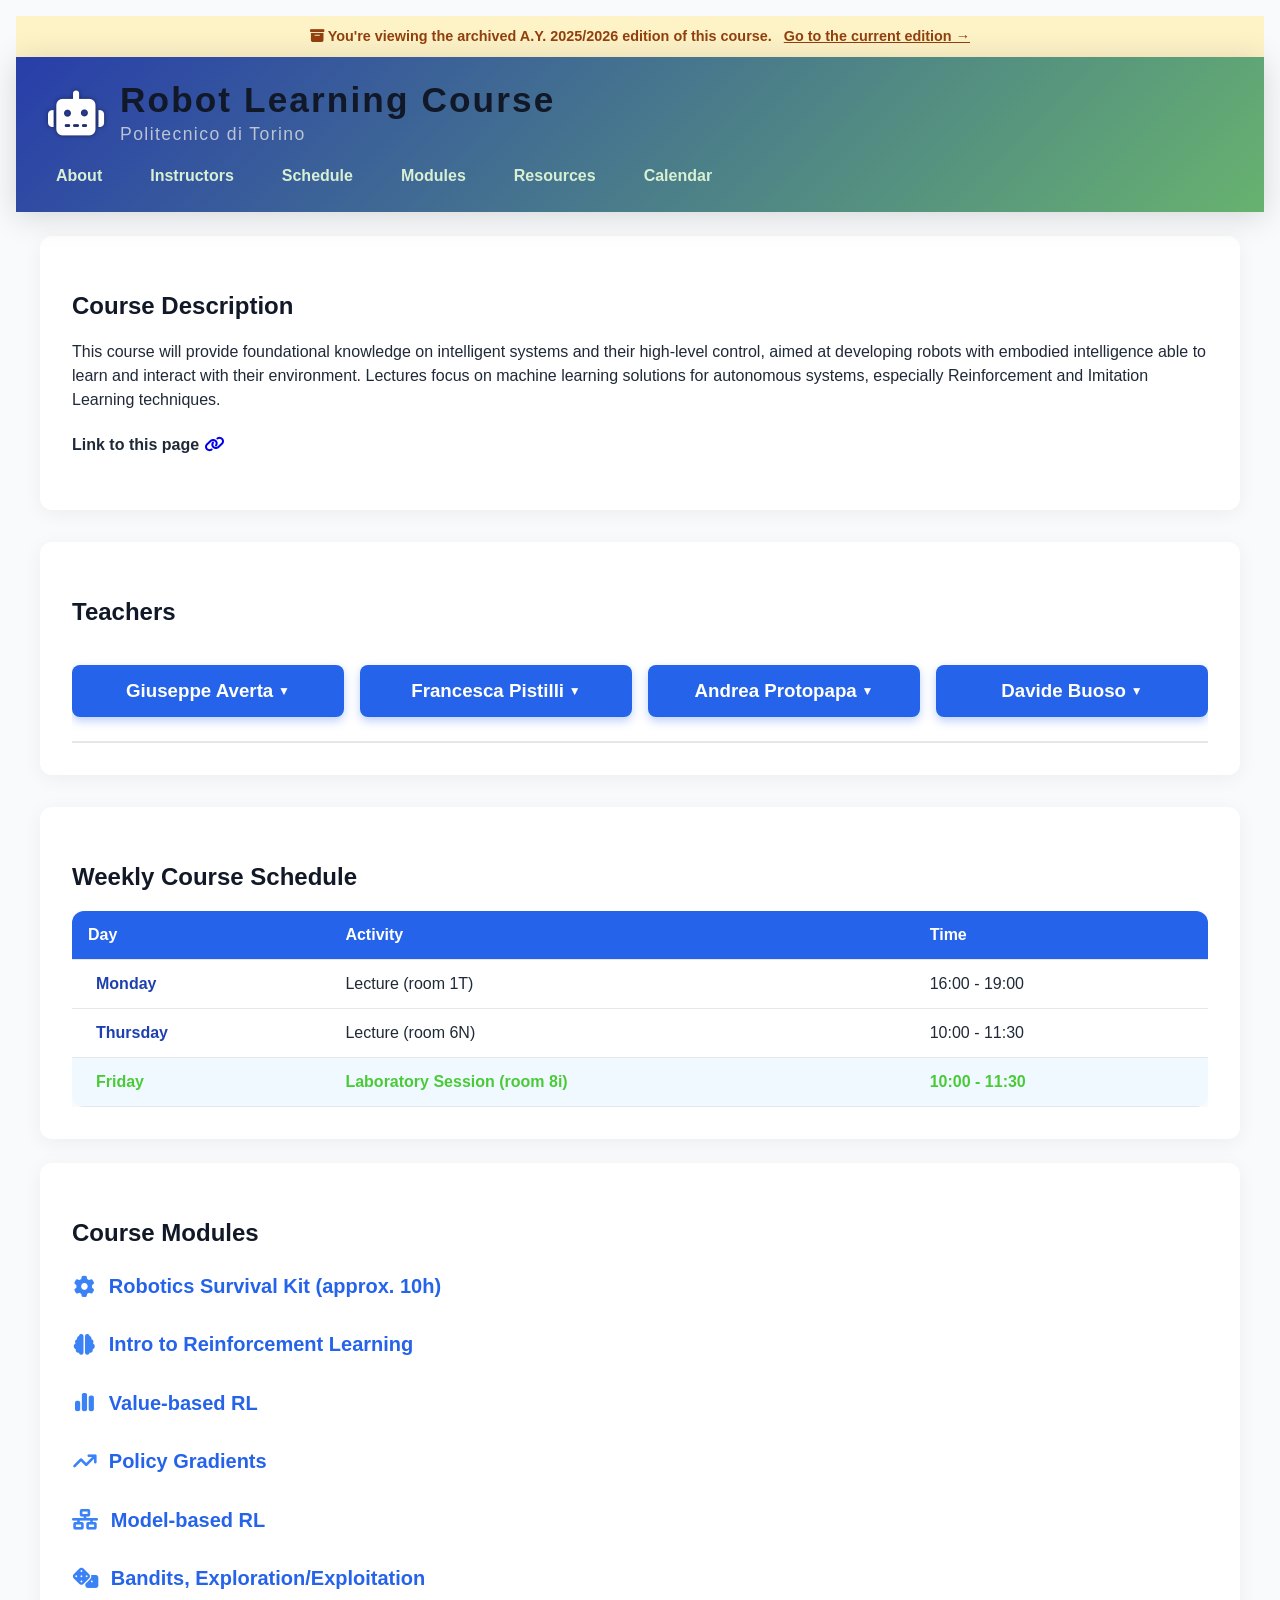
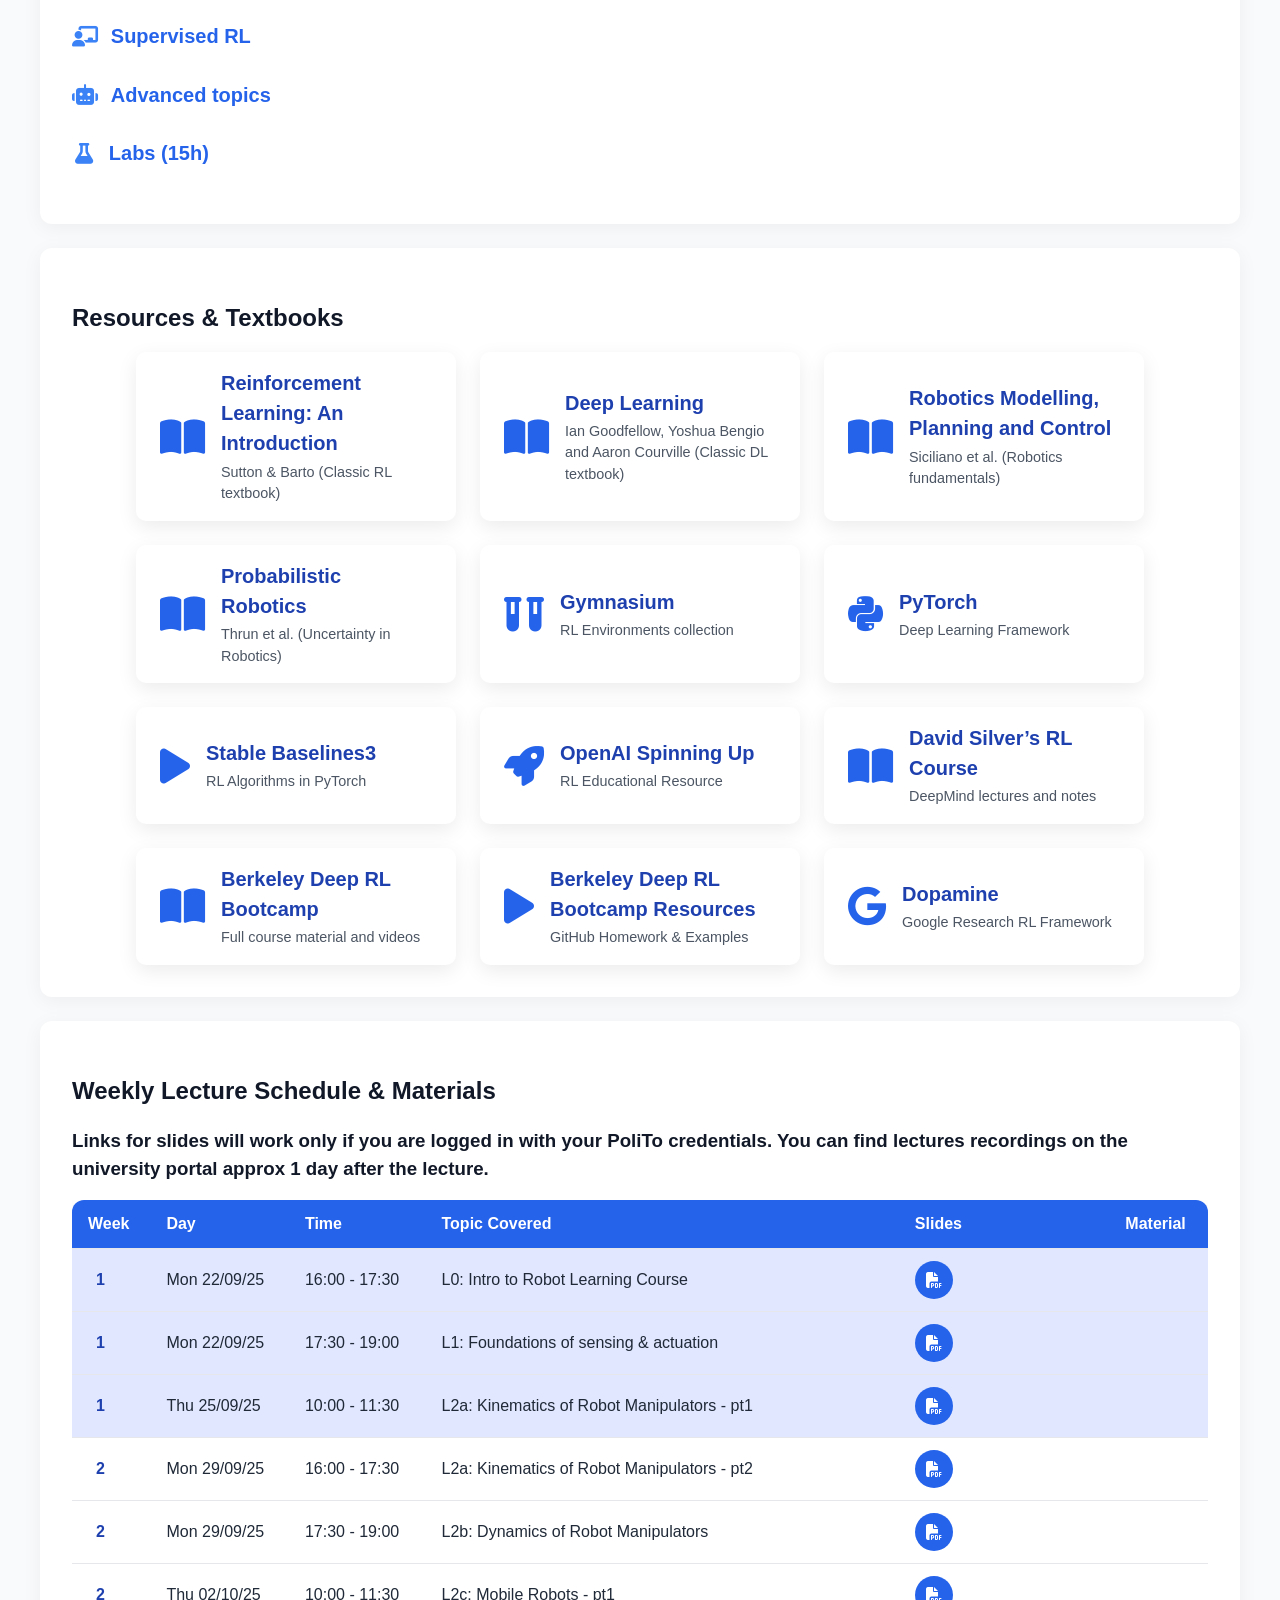
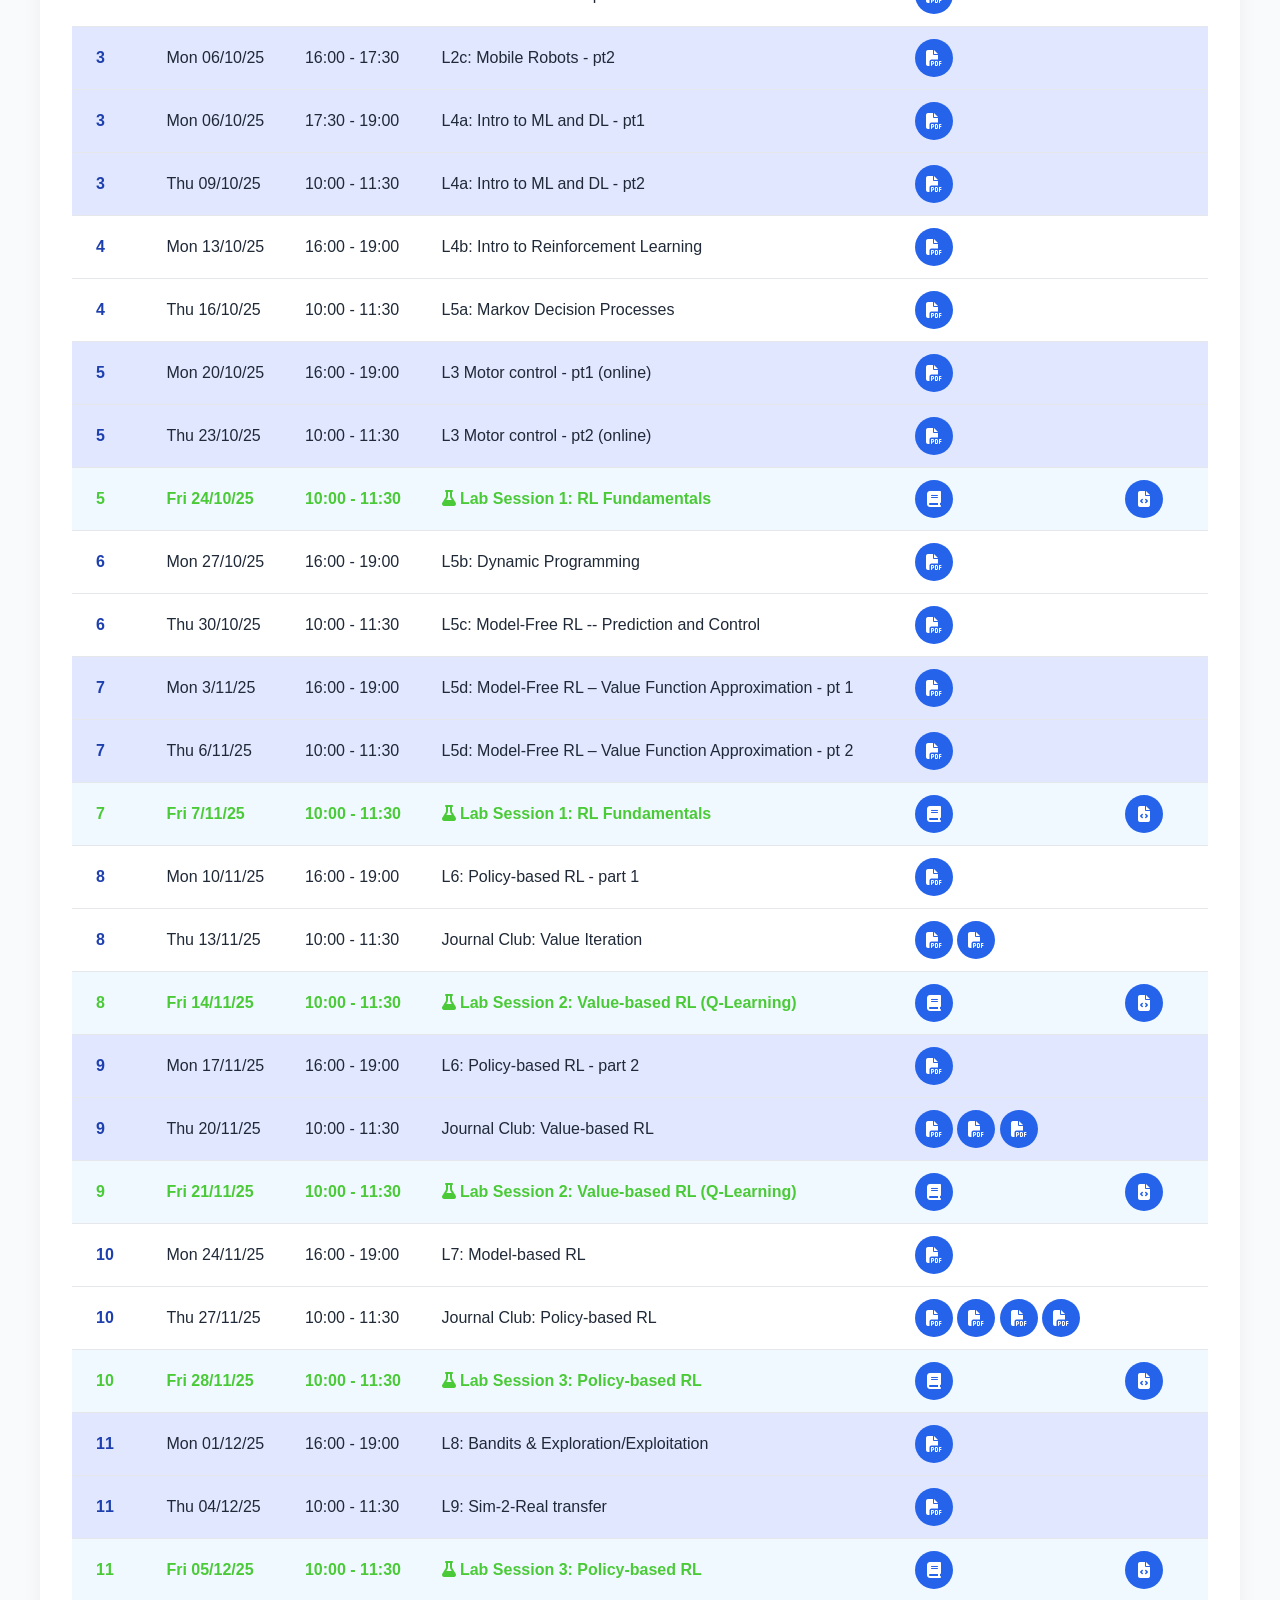
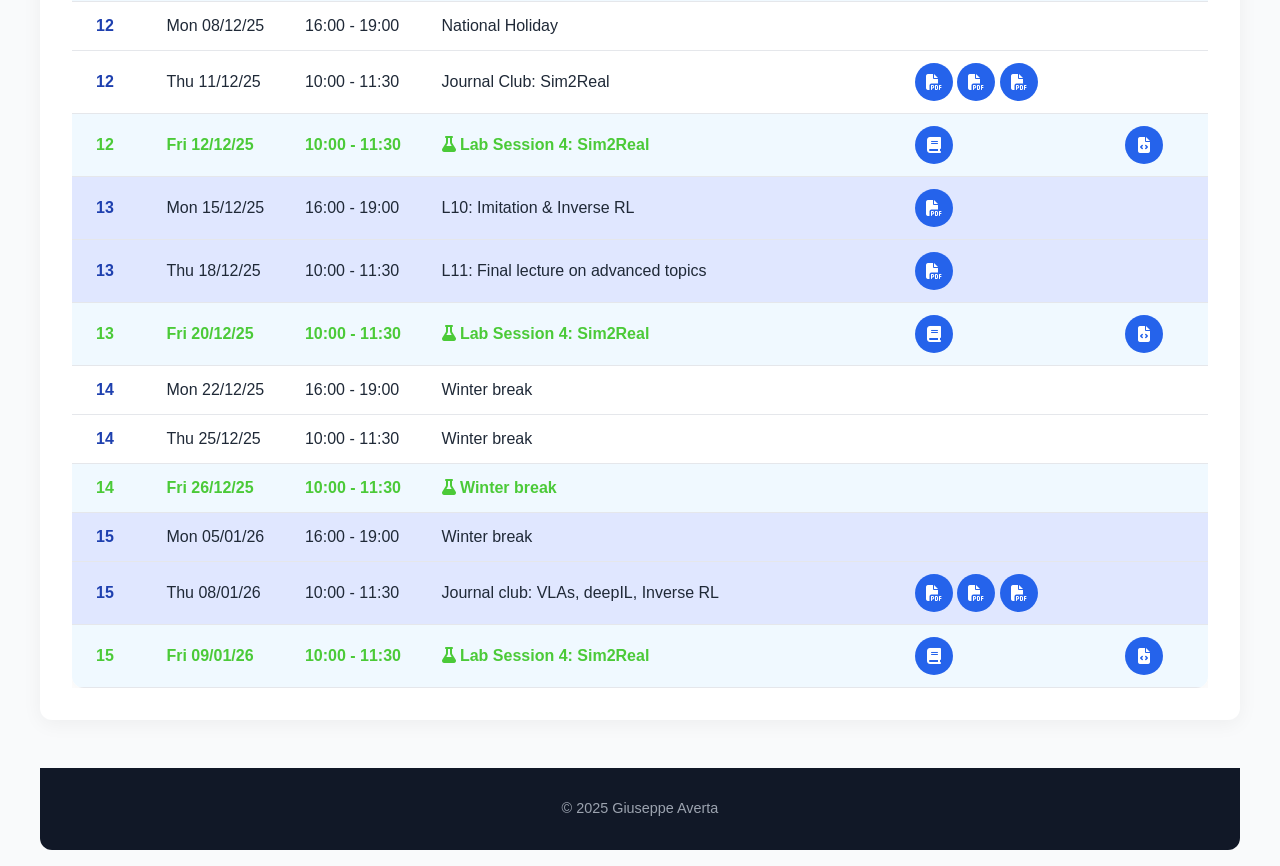
<file: archive/2025-2026/index.html>
<!DOCTYPE html>
<html lang="en">
<head>
  <meta charset="UTF-8">
  <meta name="viewport" content="width=device-width, initial-scale=1.0">
  <title>Robot Learning Course (A.Y. 2025/2026 Archive) - Giuseppe Averta</title>
  <meta name="robots" content="noindex, follow">
  <link rel="stylesheet" href="style.css">
  <link rel="stylesheet" href="https://cdnjs.cloudflare.com/ajax/libs/font-awesome/6.4.0/css/all.min.css" />
</head>

<body>
<div class="archive-banner">
  <i class="fa-solid fa-box-archive"></i>
  You're viewing the archived A.Y. 2025/2026 edition of this course.
  <a href="../../index.html">Go to the current edition &rarr;</a>
</div>
<header>
  <div class="header-container">
    <div class="header-logo">
      <i class="fa-solid fa-robot"></i>
    </div>
    <div class="header-text">
      <h1>Robot Learning Course</h1>
      <p class="subheading">Politecnico di Torino</p>
    </div>
  </div>
  <!-- Toggle button for mobile -->
  <button class="nav-toggle" aria-label="Toggle menu">
    <i class="fa-solid fa-bars"></i>
  </button>
  <nav class="nav-menu">
    <ul>
      <li><a href="#course-description">About</a></li>
      <li><a href="#teachers">Instructors</a></li>
      <li><a href="#schedule">Schedule</a></li>
      <li><a href="#modules">Modules</a></li>
      <li><a href="#resources">Resources</a></li>
      <li><a href="#weekly-schedule">Calendar</a></li>
    </ul>
  </nav>
</header>


<section id="course-description">
  <h2>Course Description</h2>
  <p>This course will provide foundational knowledge on intelligent systems and their high-level control, aimed at developing robots with embodied intelligence able to learn and interact with their environment. Lectures focus on machine learning solutions for autonomous systems, especially Reinforcement and Imitation Learning techniques.</p>
  <h4>Link to this page <a href="https://josephav.github.io/robot_learning_course/" target="_blank" aria-label="Link to this page"><i class="fa-solid fa-link"></i></a></h4>
</section>


<section id="teachers">
  <h2>Teachers</h2>
  <div class="teacher-headers-container">
    <div class="teacher-collapsible">
      <h3 class="teacher-header">Giuseppe Averta</h3>
      <div class="teacher-content collapsed">
        <img src="images/Giuseppe.jpeg" alt="Giuseppe Averta" class="teacher-photo">
        <p><a href="mailto:giuseppe.averta@polito.it">giuseppe.averta@polito.it</a></p>
        <p>Assistant Professor at Politecnico di Torino</p>
<!--        <p>Research interests: Reinforcement Learning, Robotics, Machine Learning</p>-->
        <p>Office @ Corso Ferrucci 112 Vandal Lab</p>
      </div>
    </div>

    <div class="teacher-collapsible">
      <h3 class="teacher-header">Francesca Pistilli</h3>
      <div class="teacher-content collapsed">
        <img src="images/Francesca.jpg" alt="Francesca Pistilli" class="teacher-photo">
        <p><a href="mailto:francesca.pistilli@polito.it">francesca.pistilli@polito.it</a></p>
        <p>Assistant Professor at Politecnico di Torino</p>
        <!--        <p>Research interests: Reinforcement Learning, Robotics, Machine Learning</p>-->
        <p>Office @ Corso Ferrucci 112 Vandal Lab</p>
      </div>
    </div>

    <div class="teacher-collapsible">
      <h3 class="teacher-header">Andrea Protopapa</h3>
      <div class="teacher-content collapsed">
        <img src="images/Andrea.jpeg" alt="Andrea Protopapa" class="teacher-photo">
        <p><a href="mailto:andrea.protopapa@polito.it">andrea.protopapa@polito.it</a></p>
        <p>PhD Candidate at Politecnico di Torino</p>
        <!--        <p>Research interests: Reinforcement Learning, Robotics, Machine Learning</p>-->
        <p>Office @ Corso Ferrucci 112 Vandal Lab</p>
      </div>
    </div>

    <div class="teacher-collapsible">
      <h3 class="teacher-header">Davide Buoso</h3>
      <div class="teacher-content collapsed">
        <img src="images/davide.jpg" alt="Davide Buoso" class="teacher-photo">
        <p><a href="mailto:davide.buoso@polito.it">davide.buoso@polito.it</a></p>
        <p>PhD Candidate at Politecnico di Torino</p>
        <!--        <p>Research interests: Reinforcement Learning, Robotics, Machine Learning</p>-->
        <p>Office @ Corso Ferrucci 112 Vandal Lab</p>
      </div>
    </div>


  </div>
</section>


<section id="schedule">
  <h2>Weekly Course Schedule</h2>

  <div class="table-container">
    <table class="schedule-table">
      <thead>
      <tr>
        <th>Day</th>
        <th>Activity</th>
        <th>Time</th>
      </tr>
      </thead>
      <tbody>
      <tr>
        <td>Monday</td>
        <td>Lecture (room 1T)</td>
        <td>16:00 - 19:00</td>
      </tr>
      <tr>
        <td>Thursday</td>
        <td>Lecture (room 6N)</td>
        <td>10:00 - 11:30</td>
      </tr>
      <tr class="lab-session">
        <td>Friday</td>
        <td>Laboratory Session (room 8i)</td>
        <td>10:00 - 11:30</td>
      </tr>
      </tbody>
    </table>
  </div>
</section>


<section id="modules">
  <h2>Course Modules</h2>

  <div class="module-item">
    <h3 class="module-header"><i class="fa-solid fa-gear"></i> Robotics Survival Kit (approx. 10h)</h3>
    <div class="module-content collapsed">
      <ul>
        <li>Foundations of sensing and actuation</li>
        <li>Kinematics and dynamics of autonomous systems</li>
        <li>Motor control</li>
        <li>Introduction to ROS programming (optional)</li>
        <li>Gaussian Filters, Kalman Filter, Particle Filter (optional)</li>
      </ul>
    </div>
  </div>

  <div class="module-item">
    <h3 class="module-header"><i class="fa-solid fa-brain"></i> Intro to Reinforcement Learning</h3>
    <div class="module-content collapsed">
      <ul>
        <li>Supervised Learning for Robotics</li>
        <li>Imitation Learning vs Reinforcement Learning</li>
        <li>Markov Decision Processes</li>
      </ul>
    </div>
  </div>

  <div class="module-item">
    <h3 class="module-header"><i class="fa-solid fa-chart-simple"></i> Value-based RL</h3>
    <div class="module-content collapsed">
      <ul>
        <li>Planning by Dynamic Programming</li>
        <li>Model-Free Prediction</li>
        <li>Model-Free Control</li>
        <li>Value Function Approximation</li>
      </ul>
    </div>
  </div>

  <div class="module-item">
    <h3 class="module-header"><i class="fa-solid fa-arrow-trend-up"></i> Policy Gradients</h3>
    <div class="module-content collapsed">
      <ul>
        <li>Finite Difference Policy Gradient</li>
        <li>Monte-Carlo Policy Gradient</li>
        <li>Actor-Critic approaches</li>
        <li>Natural gradient</li>
        <li>Deep policy networks</li>
      </ul>
    </div>
  </div>

  <div class="module-item">
    <h3 class="module-header"><i class="fa-solid fa-network-wired"></i> Model-based RL</h3>
    <div class="module-content collapsed">
      <ul>
        <li>Model-based learning</li>
        <li>Integrated Architectures</li>
        <li>Learning and Planning</li>
        <li>Real and simulated experience</li>
        <li>Monte-Carlo Tree Search</li>
        <li>Go use-case</li>
      </ul>
    </div>
  </div>

  <div class="module-item">
    <h3 class="module-header"><i class="fa-solid fa-dice"></i> Bandits, Exploration/Exploitation</h3>
    <div class="module-content collapsed">
      <ul>
        <li>Intro to bandits</li>
        <li>Simple naïve exploration (𝜖-greedy)</li>
        <li>Optimistic approaches</li>
        <li>Probability matching & Information Value</li>
        <li>Multi-armed Bandits</li>
        <li>Contextual Bandits</li>
      </ul>
    </div>
  </div>

  <div class="module-item">
    <h3 class="module-header"><i class="fa-solid fa-chalkboard-teacher"></i> Supervised RL</h3>
    <div class="module-content collapsed">
      <ul>
        <li>Behavior cloning</li>
        <li>Imitation Learning</li>
        <li>Generative IL</li>
        <li>Inverse RL</li>
      </ul>
    </div>
  </div>

  <div class="module-item">
    <h3 class="module-header"><i class="fa-solid fa-robot"></i> Advanced topics</h3>
    <div class="module-content collapsed">
      <ul>
        <li>Sim-to-Real Transfer</li>
        <li>Vision and Graph-Based RL</li>
        <li>Vision-Language-Action Models</li>
        <li>Journal Clubs on relevant research papers</li>
      </ul>
    </div>
  </div>

  <div class="module-item">
    <h3 class="module-header"><i class="fa-solid fa-flask"></i> Labs (15h)</h3>
    <div class="module-content collapsed">
      <ul>
        <li>Optimal Control</li>
        <li>Reward Shaping</li>
        <li>Q-Learning (Value-Based RL)</li>
        <li>Reinforce, PPO, SAC (Policy Gradients)</li>
        <li>Sim-to-Real Policy Transfer</li>
      </ul>
    </div>
  </div>
</section>

<section id="resources">
  <h2>Resources & Textbooks</h2>
  <div class="resources-container">
    <a href="https://web.stanford.edu/class/psych209/Readings/SuttonBartoIPRLBook2ndEd.pdf" target="_blank" class="resource-card">
      <i class="fa-solid fa-book-open"></i>
      <div>
        <h3>Reinforcement Learning: An Introduction</h3>
        <p>Sutton & Barto (Classic RL textbook)</p>
      </div>
    </a>
    <a href="https://www.deeplearningbook.org" target="_blank" class="resource-card">
      <i class="fa-solid fa-book-open"></i>
      <div>
        <h3>Deep Learning</h3>
        <p>Ian Goodfellow, Yoshua Bengio and Aaron Courville (Classic DL textbook)</p>
      </div>
    </a>
    <a href="https://www.springer.com/gp/book/9781846286414" target="_blank" class="resource-card">
      <i class="fa-solid fa-book-open"></i>
      <div>
        <h3>Robotics Modelling, Planning and Control</h3>
        <p>Siciliano et al. (Robotics fundamentals)</p>
      </div>
    </a>
    <a href="https://docs.ufpr.br/~danielsantos/ProbabilisticRobotics.pdf" target="_blank" class="resource-card">
      <i class="fa-solid fa-book-open"></i>
      <div>
        <h3>Probabilistic Robotics</h3>
        <p>Thrun et al. (Uncertainty in Robotics)</p>
      </div>
    </a>
    <a href="https://gymnasium.farama.org/" target="_blank" class="resource-card">
      <i class="fa-solid fa-vials"></i>
      <div>
        <h3>Gymnasium</h3>
        <p>RL Environments collection</p>
      </div>
    </a>
    <a href="https://pytorch.org/" target="_blank" class="resource-card">
      <i class="fa-brands fa-python"></i>
      <div>
        <h3>PyTorch</h3>
        <p>Deep Learning Framework</p>
      </div>
    </a>
    <a href="https://stable-baselines3.readthedocs.io/en/master/" target="_blank" class="resource-card">
      <i class="fa-solid fa-play"></i>
      <div>
        <h3>Stable Baselines3</h3>
        <p>RL Algorithms in PyTorch</p>
      </div>
    </a>
    <a href="https://spinningup.openai.com/en/latest/" target="_blank" class="resource-card">
      <i class="fa-solid fa-rocket"></i>
      <div>
        <h3>OpenAI Spinning Up</h3>
        <p>RL Educational Resource</p>
      </div>
    </a>
    <a href="http://www0.cs.ucl.ac.uk/staff/d.silver/web/Teaching.html" target="_blank" class="resource-card">
      <i class="fa-solid fa-book-open"></i>
      <div>
        <h3>David Silver’s RL Course</h3>
        <p>DeepMind lectures and notes</p>
      </div>
    </a>
    <a href="https://sites.google.com/view/deep-rl-bootcamp/" target="_blank" class="resource-card">
      <i class="fa-solid fa-book-open"></i>
      <div>
        <h3>Berkeley Deep RL Bootcamp</h3>
        <p>Full course material and videos</p>
      </div>
    </a>
    <a href="https://github.com/berkeleydeeprlcourse/homework" target="_blank" class="resource-card">
      <i class="fa-solid fa-play"></i>
      <div>
        <h3>Berkeley Deep RL Bootcamp Resources</h3>
        <p>GitHub Homework & Examples</p>
      </div>
    </a>
    <a href="https://github.com/google/dopamine" target="_blank" class="resource-card">
      <i class="fa-brands fa-google"></i>
      <div>
        <h3>Dopamine</h3>
        <p>Google Research RL Framework</p>
      </div>
    </a>
  </div>
</section>

<section id="weekly-schedule">
  <h2>Weekly Lecture Schedule & Materials</h2>
  <h3>Links for slides will work only if you are logged in with your PoliTo credentials.
    You can find lectures recordings on the university portal approx 1 day after the lecture.</h3>
  <div class="table-container">
    <table class="schedule-table">
      <thead>
      <tr>
        <th>Week</th>
        <th>Day</th>
        <th>Time</th>
        <th>Topic Covered</th>
        <th>Slides</th>
        <th>Material</th>
      </tr>
      </thead>
      <tbody>
      <tr class="week-1">
        <td>1</td>
        <td>Mon 22/09/25</td>
        <td>16:00 - 17:30</td>
        <td>L0: Intro to Robot Learning Course</td>
        <td><a href="https://file.didattica.polito.it/dl/MATDID/33960309" target="_blank" aria-label="View Slides"><i class="fa-solid fa-file-pdf"></i></a></td>
        <td></td>
      </tr>
      <tr class="week-1">
        <td>1</td>
        <td>Mon 22/09/25</td>
        <td>17:30 - 19:00</td>
        <td>L1: Foundations of sensing & actuation</td>
        <td><a href="https://file.didattica.polito.it/dl/MATDID/33960310" target="_blank" aria-label="View Slides"><i class="fa-solid fa-file-pdf"></i></a></td>
        <td></td>
      </tr>
      <tr class="week-1">
        <td>1</td>
        <td>Thu 25/09/25</td>
        <td>10:00 - 11:30</td>
        <td>L2a: Kinematics of Robot Manipulators - pt1</td>
        <td><a href="https://file.didattica.polito.it/dl/MATDID/33985386" target="_blank" aria-label="View Slides"><i class="fa-solid fa-file-pdf"></i></a></td>
        <td></td>
      </tr>

      <tr class="week-2">
        <td>2</td>
        <td>Mon 29/09/25</td>
        <td>16:00 - 17:30</td>
        <td>L2a: Kinematics of Robot Manipulators - pt2</td>
        <td><a href="https://file.didattica.polito.it/dl/MATDID/33985386" target="_blank" aria-label="View Slides"><i class="fa-solid fa-file-pdf"></i></a></td>
        <td></td>
      </tr>
      <tr class="week-2">
        <td>2</td>
        <td>Mon 29/09/25</td>
        <td>17:30 - 19:00</td>
        <td>L2b: Dynamics of Robot Manipulators</td>
        <td><a href="https://file.didattica.polito.it/dl/MATDID/33966843" target="_blank" aria-label="View Slides"><i class="fa-solid fa-file-pdf"></i></a></td>
        <td></td>
      </tr>
      <tr class="week-2">
        <td>2</td>
        <td>Thu 02/10/25</td>
        <td>10:00 - 11:30</td>
        <td>L2c: Mobile Robots - pt1</td>
        <td><a href="https://file.didattica.polito.it/dl/MATDID/33985387" target="_blank" aria-label="View Slides"><i class="fa-solid fa-file-pdf"></i></a></td>
        <td></td>
      </tr>

      <tr class="week-3">
        <td>3</td>
        <td>Mon 06/10/25</td>
        <td>16:00 - 17:30</td>
        <td>L2c: Mobile Robots - pt2</td>
        <td><a href="https://file.didattica.polito.it/dl/MATDID/33985387" target="_blank" aria-label="View Slides"><i class="fa-solid fa-file-pdf"></i></a></td>
        <td></td>
      </tr>
      <tr class="week-3">
        <td>3</td>
        <td>Mon 06/10/25</td>
        <td>17:30 - 19:00</td>
        <td>L4a: Intro to ML and DL - pt1</td>
        <td><a href="https://file.didattica.polito.it/dl/MATDID/33981977" target="_blank" aria-label="View Slides"><i class="fa-solid fa-file-pdf"></i></a></td>
        <td></td>
      </tr>
      <tr class="week-3">
        <td>3</td>
        <td>Thu 09/10/25</td>
        <td>10:00 - 11:30</td>
        <td>L4a: Intro to ML and DL - pt2</td>
        <td><a href="https://file.didattica.polito.it/dl/MATDID/33981977" target="_blank" aria-label="View Slides"><i class="fa-solid fa-file-pdf"></i></a></td>
        <td></td>
      </tr>

      <tr class="week-4">
        <td>4</td>
        <td>Mon 13/10/25</td>
        <td>16:00 - 19:00</td>
        <td>L4b: Intro to Reinforcement Learning</td>
        <td><a href="https://file.didattica.polito.it/dl/MATDID/33981976" target="_blank" aria-label="View Slides"><i class="fa-solid fa-file-pdf"></i></a></td>
        <td></td>
      </tr>
      <tr class="week-4">
        <td>4</td>
        <td>Thu 16/10/25</td>
        <td>10:00 - 11:30</td>
        <td>L5a: Markov Decision Processes</td>
        <td><a href="https://file.didattica.polito.it/dl/MATDID/33981982" target="_blank" aria-label="View Slides"><i class="fa-solid fa-file-pdf"></i></a></td>
        <td></td>
      </tr>

      <tr class="week-5">
        <td>5</td>
        <td>Mon 20/10/25</td>
        <td>16:00 - 19:00</td>
        <td>L3 Motor control - pt1 (online)</td>
        <td><a href="https://file.didattica.polito.it/dl/MATDID/33981979" target="_blank" aria-label="View Slides"><i class="fa-solid fa-file-pdf"></i></a></td>
        <td></td>
      </tr>
      <tr class="week-5">
        <td>5</td>
        <td>Thu 23/10/25</td>
        <td>10:00 - 11:30</td>
        <td>L3 Motor control - pt2 (online)</td>
        <td><a href="https://file.didattica.polito.it/dl/MATDID/33981979" target="_blank" aria-label="View Slides"><i class="fa-solid fa-file-pdf"></i></a></td>
        <td></td>
      </tr>
      <tr class="lab-session">
        <td>5</td>
        <td>Fri 24/10/25</td>
        <td>10:00 - 11:30</td>
        <td><i class="fa-solid fa-flask"></i> Lab Session 1: RL Fundamentals</td>
        <td><a href="https://file.didattica.polito.it/dl/MATDID/34002418" target="_blank" aria-label="Lab Instructions"><i class="fa-solid fa-book"></i></a></td>
        <td><a href="https://classroom.github.com/a/8pK6y0rr" target="_blank" aria-label="Lab Materials"><i class="fa-solid fa-file-code"></i></a></td>
      </tr>

      <tr class="week-6">
        <td>6</td>
        <td>Mon 27/10/25</td>
        <td>16:00 - 19:00</td>
        <td>L5b: Dynamic Programming</td>
        <td><a href="https://file.didattica.polito.it/dl/MATDID/34004270" target="_blank" aria-label="View Slides"><i class="fa-solid fa-file-pdf"></i></a></td>
        <td></td>
      </tr>
      <tr class="week-6">
        <td>6</td>
        <td>Thu 30/10/25</td>
        <td>10:00 - 11:30</td>
        <td>L5c: Model-Free RL -- Prediction and Control</td>
        <td><a href="https://file.didattica.polito.it/dl/MATDID/34008612" target="_blank" aria-label="View Slides"><i class="fa-solid fa-file-pdf"></i></a></td>
        <td></td>
      </tr>

      <tr class="week-7">
        <td>7</td>
        <td>Mon 3/11/25</td>
        <td>16:00 - 19:00</td>
        <td>L5d: Model-Free RL  – Value Function Approximation - pt 1</td>
        <td><a href="https://file.didattica.polito.it/dl/MATDID/34002393" target="_blank" aria-label="View Slides"><i class="fa-solid fa-file-pdf"></i></a></td>
        <td></td>
      </tr>
      <tr class="week-7">
        <td>7</td>
        <td>Thu 6/11/25</td>
        <td>10:00 - 11:30</td>
        <td>L5d: Model-Free RL – Value Function Approximation - pt 2</td>
        <td><a href="https://file.didattica.polito.it/dl/MATDID/34008613" target="_blank" aria-label="View Slides"><i class="fa-solid fa-file-pdf"></i></a></td>
        <td></td>
      </tr>
      <tr class="lab-session">
        <td>7</td>
        <td>Fri 7/11/25</td>
        <td>10:00 - 11:30</td>
        <td><i class="fa-solid fa-flask"></i> Lab Session 1: RL Fundamentals</td>
        <td><a href="https://file.didattica.polito.it/dl/MATDID/34002418" target="_blank" aria-label="Lab Instructions"><i class="fa-solid fa-book"></i></a></td>
        <td><a href="https://classroom.github.com/a/8pK6y0rr" target="_blank" aria-label="Lab Materials"><i class="fa-solid fa-file-code"></i></a></td>
      </tr>
      <!--Lab Session 2: Value-based RL (Q-Learning) -->
      </tbody>

      <tr class="week-8">
        <td>8</td>
        <td>Mon 10/11/25</td>
        <td>16:00 - 19:00</td>
        <td>L6: Policy-based RL - part 1</td>
        <td><a href="https://file.didattica.polito.it/dl/MATDID/34013947" target="_blank" aria-label="View Slides"><i class="fa-solid fa-file-pdf"></i></a></td>
        <td></td>
      </tr>
      <tr class="week-8">
        <td>8</td>
        <td>Thu 13/11/25</td>
        <td>10:00 - 11:30</td>
        <td>Journal Club: Value Iteration</td>
        <td><a href="https://ics.uci.edu/~dechter/publications/r42a-mdp_report.pdf" target="_blank" aria-label="View Slides"><i class="fa-solid fa-file-pdf"></i></a>
            <a href="https://proceedings.neurips.cc/paper_files/paper/2016/file/c21002f464c5fc5bee3b98ced83963b8-Paper.pdf" target="_blank" aria-label="View Slides"><i class="fa-solid fa-file-pdf"></i></a>
        </td>
        <td></td>
      </tr>
      <tr class="lab-session">
        <td>8</td>
        <td>Fri 14/11/25</td>
        <td>10:00 - 11:30</td>
        <td><i class="fa-solid fa-flask"></i> Lab Session 2: Value-based RL (Q-Learning)</td>
        <td><a href="https://file.didattica.polito.it/dl/MATDID/34018538" target="_blank" aria-label="Lab Instructions"><i class="fa-solid fa-book"></i></a></td>
        <td><a href="https://classroom.github.com/a/Cr7wjhGH" target="_blank" aria-label="Lab Materials"><i class="fa-solid fa-file-code"></i></a></td>
      </tr>

      <tr class="week-9">
        <td>9</td>
        <td>Mon 17/11/25</td>
        <td>16:00 - 19:00</td>
        <td>L6: Policy-based RL - part 2</td>
        <td><a href="https://file.didattica.polito.it/dl/MATDID/34013947" target="_blank" aria-label="View Slides"><i class="fa-solid fa-file-pdf"></i></a></td>
        <td></td>
      </tr>
      <tr class="week-9">
        <td>9</td>
        <td>Thu 20/11/25</td>
        <td>10:00 - 11:30</td>
        <td>Journal Club: Value-based RL</td>
        <td><a href="https://web.stanford.edu/class/psych209/Readings/MnihEtAlHassibis15NatureControlDeepRL.pdf" target="_blank" aria-label="View Slides"><i class="fa-solid fa-file-pdf"></i></a>
          <a href="https://proceedings.mlr.press/v48/wangf16.pdf" target="_blank" aria-label="View Slides"><i class="fa-solid fa-file-pdf"></i></a>
          <a href="https://arxiv.org/abs/1511.05952" target="_blank" aria-label="View Slides"><i class="fa-solid fa-file-pdf"></i></a>
        </td>
        <td></td>
      </tr>
      <tr class="lab-session">
        <td>9</td>
        <td>Fri 21/11/25</td>
        <td>10:00 - 11:30</td>
        <td><i class="fa-solid fa-flask"></i> Lab Session 2: Value-based RL (Q-Learning)</td>
        <td><a href="https://file.didattica.polito.it/dl/MATDID/34018538" target="_blank" aria-label="Lab Instructions"><i class="fa-solid fa-book"></i></a></td>
        <td><a href="https://classroom.github.com/a/Cr7wjhGH" target="_blank" aria-label="Lab Materials"><i class="fa-solid fa-file-code"></i></a></td>
      </tr>
      <!--Lab Session 2: Value-based RL (Q-Learning) -->

      <tr class="week-10">
        <td>10</td>
        <td>Mon 24/11/25</td>
        <td>16:00 - 19:00</td>
        <td>L7: Model-based RL</td>
        <td><a href="https://file.didattica.polito.it/dl/MATDID/34020008" target="_blank" aria-label="View Slides"><i class="fa-solid fa-file-pdf"></i></a></td>
        <td></td>
      </tr>
      <tr class="week-10">
        <td>10</td>
        <td>Thu 27/11/25</td>
        <td>10:00 - 11:30</td>
        <td>Journal Club: Policy-based RL</td>
        <td><a href="https://link.springer.com/article/10.1007/BF00992696" target="_blank" aria-label="View Slides"><i class="fa-solid fa-file-pdf"></i></a>
          <a href="https://arxiv.org/pdf/1602.01783" target="_blank" aria-label="View Slides"><i class="fa-solid fa-file-pdf"></i></a>
          <a href="https://arxiv.org/pdf/1611.02247" target="_blank" aria-label="View Slides"><i class="fa-solid fa-file-pdf"></i></a>
          <a href="https://arxiv.org/pdf/1604.06778" target="_blank" aria-label="View Slides"><i class="fa-solid fa-file-pdf"></i></a>
        </td>
        <td></td>
      </tr>
      <tr class="lab-session">
        <td>10</td>
        <td>Fri 28/11/25</td>
        <td>10:00 - 11:30</td>
        <td><i class="fa-solid fa-flask"></i> Lab Session 3: Policy-based RL</td>
        <td><a href="https://file.didattica.polito.it/download/MATDID/34028133" target="_blank" aria-label="Lab Instructions"><i class="fa-solid fa-book"></i></a></td>
        <td><a href="https://classroom.github.com/a/MpOZXLoU" target="_blank" aria-label="Lab Materials"><i class="fa-solid fa-file-code"></i></a></td>
      </tr>

      <tr class="week-11">
        <td>11</td>
        <td>Mon 01/12/25</td>
        <td>16:00 - 19:00</td>
        <td>L8: Bandits & Exploration/Exploitation</td>
        <td><a href="https://file.didattica.polito.it/dl/MATDID/34023972" target="_blank" aria-label="View Slides"><i class="fa-solid fa-file-pdf"></i></a></td>
        <td></td>
      </tr>
      <tr class="week-11">
        <td>11</td>
        <td>Thu 04/12/25</td>
        <td>10:00 - 11:30</td>
        <td>L9: Sim-2-Real transfer</td>
        <td><a href="https://file.didattica.polito.it/dl/MATDID/34029219" target="_blank" aria-label="View Slides"><i class="fa-solid fa-file-pdf"></i></a></td>
        <td></td>
      </tr>
      <tr class="lab-session">
        <td>11</td>
        <td>Fri 05/12/25</td>
        <td>10:00 - 11:30</td>
        <td><i class="fa-solid fa-flask"></i> Lab Session 3: Policy-based RL</td>
        <td><a href="https://file.didattica.polito.it/download/MATDID/34028133" target="_blank" aria-label="Lab Instructions"><i class="fa-solid fa-book"></i></a></td>
        <td><a href="https://classroom.github.com/a/MpOZXLoU" target="_blank" aria-label="Lab Materials"><i class="fa-solid fa-file-code"></i></a></td>
      </tr>

      <tr class="week-12">
        <td>12</td>
        <td>Mon 08/12/25</td>
        <td>16:00 - 19:00</td>
        <td>National Holiday </td>
        <td></td>
        <td></td>
      </tr>
      <tr class="week-12">
        <td>12</td>
        <td>Thu 11/12/25</td>
        <td>10:00 - 11:30</td>
        <td>Journal Club: Sim2Real</td>
        <td><a href="https://arxiv.org/pdf/1910.07113" target="_blank" aria-label="View Slides"><i class="fa-solid fa-file-pdf"></i></a>
          <a href="https://ieeexplore.ieee.org/stamp/stamp.jsp?arnumber=8793789" target="_blank" aria-label="View Slides"><i class="fa-solid fa-file-pdf"></i></a>
          <a href="https://arxiv.org/pdf/2311.01885" target="_blank" aria-label="View Slides"><i class="fa-solid fa-file-pdf"></i></a> <td></td>
      </tr>
      <tr class="lab-session">
        <td>12</td>
        <td>Fri 12/12/25</td>
        <td>10:00 - 11:30</td>
        <td><i class="fa-solid fa-flask"></i> Lab Session 4: Sim2Real</td>
        <td><a href="https://file.didattica.polito.it/download/MATDID/34038450" target="_blank" aria-label="Lab Instructions"><i class="fa-solid fa-book"></i></a></td>
        <td><a href="https://classroom.github.com/a/FpUGfNoC" target="_blank" aria-label="Lab Materials"><i class="fa-solid fa-file-code"></i></a></td>
      </tr>

      <tr class="week-13">
        <td>13</td>
        <td>Mon 15/12/25</td>
        <td>16:00 - 19:00</td>
        <td>L10: Imitation & Inverse RL </td>
        <td><a href="https://file.didattica.polito.it/dl/MATDID/34029218" target="_blank" aria-label="View Slides"><i class="fa-solid fa-file-pdf"></i></a></td>
        <td></td>
      </tr>
      <tr class="week-13">
        <td>13</td>
        <td>Thu 18/12/25</td>
        <td>10:00 - 11:30</td>
        <td>L11: Final lecture on advanced topics</td>
        <td><a href="https://file.didattica.polito.it/dl/MATDID/34048471" target="_blank" aria-label="View Slides"><i class="fa-solid fa-file-pdf"></i></a></td>
        <td></td>
      </tr>
      <tr class="lab-session">
        <td>13</td>
        <td>Fri 20/12/25</td>
        <td>10:00 - 11:30</td>
        <td><i class="fa-solid fa-flask"></i> Lab Session 4: Sim2Real</td>
        <td><a href="https://file.didattica.polito.it/download/MATDID/34038450" target="_blank" aria-label="Lab Instructions"><i class="fa-solid fa-book"></i></a></td>
        <td><a href="https://classroom.github.com/a/FpUGfNoC" target="_blank" aria-label="Lab Materials"><i class="fa-solid fa-file-code"></i></a></td>
      </tr>

      <tr class="week-14">
        <td>14</td>
        <td>Mon 22/12/25</td>
        <td>16:00 - 19:00</td>
        <td>Winter break</td>
        <td></td>
        <td></td>
      </tr>
      <tr class="week-14">
        <td>14</td>
        <td>Thu 25/12/25</td>
        <td>10:00 - 11:30</td>
        <td>Winter break</td>
        <td></td>
        <td></td>
      </tr>
      <tr class="lab-session">
        <td>14</td>
        <td>Fri 26/12/25</td>
        <td>10:00 - 11:30</td>
        <td><i class="fa-solid fa-flask"></i> Winter break</td>
        <td></td>
        <td></td>
      </tr>

      <tr class="week-15">
        <td>15</td>
        <td>Mon 05/01/26</td>
        <td>16:00 - 19:00</td>
        <td>Winter break</td>
        <td></td>
        <td></td>
      </tr>
      <tr class="week-15">
        <td>15</td>
        <td>Thu 08/01/26</td>
        <td>10:00 - 11:30</td>
        <td>Journal club: VLAs, deepIL, Inverse RL </td>
        <td><a href="https://arxiv.org/pdf/2406.09246" target="_blank" aria-label="View Slides"><i class="fa-solid fa-file-pdf"></i></a>
          <a href="https://arxiv.org/pdf/2207.14299" target="_blank" aria-label="View Slides"><i class="fa-solid fa-file-pdf"></i></a>
          <a href="https://arxiv.org/pdf/2304.13705" target="_blank" aria-label="View Slides"><i class="fa-solid fa-file-pdf"></i></a> <td></td>
      </tr>
      <tr class="lab-session">
        <td>15</td>
        <td>Fri 09/01/26</td>
        <td>10:00 - 11:30</td>
        <td><i class="fa-solid fa-flask"></i> Lab Session 4: Sim2Real</td>
        <td><a href="https://file.didattica.polito.it/download/MATDID/34038450" target="_blank" aria-label="Lab Instructions"><i class="fa-solid fa-book"></i></a></td>
        <td><a href="https://classroom.github.com/a/FpUGfNoC" target="_blank" aria-label="Lab Materials"><i class="fa-solid fa-file-code"></i></a></td>
      </tr>


      </tbody>

    </table>
  </div>
</section>

<footer>
  <p>&copy; 2025 Giuseppe Averta</p>
</footer>
<script src="script.js"></script>

</body>
</html>
</file>
<file: archive/2025-2026/style.css>
/* Reset & base */
* {
    box-sizing: border-box;
}

body {
    font-family: 'Inter', sans-serif;
    margin: 0;
    background-color: #f9fafb;
    color: #1f2937;
    line-height: 1.5;
    padding: 1rem;
}

.archive-banner {
    background: #fef3c7;
    color: #92400e;
    text-align: center;
    padding: 0.6rem 1rem;
    font-size: 0.9rem;
    font-weight: 600;
}

.archive-banner a {
    color: #92400e;
    text-decoration: underline;
    margin-left: 0.5rem;
}

header {
    background: linear-gradient(135deg, #283eaa, #67b26f);
    color: white;
    padding: 1.5rem 2rem;
    box-shadow: 0 4px 30px rgba(0, 0, 0, 0.15);
    position: sticky;
    top: 0;
    z-index: 100;
}

.header-container {
    display: flex;
    align-items: center;
    gap: 1rem;
    max-width: 1200px;
    margin: 0 auto;
}

.header-logo {
    font-size: 2.8rem;
    color: #fefefe;
    filter: drop-shadow(0 0 2px rgba(0,0,0,0.5));
    user-select: none;
}

.header-text h1 {
    font-weight: 900;
    font-family: 'Segoe UI', Tahoma, Geneva, Verdana, sans-serif;
    user-select: none;
    margin: 0;
    font-size: 2.2rem;
    letter-spacing: 0.06em;
    line-height: 1.1;
}

.subheading {
    margin: 0;
    font-size: 1.1rem;
    font-weight: 500;
    color: #d1d5dbdd; /* Light gray */
    letter-spacing: 0.08em;
    margin-top: 0.1rem;
}

.nav-toggle {
    display: none;
    background: none;
    border: none;
    color: white;
    font-size: 2rem;
    cursor: pointer;
    position: absolute;
    top: 1.7rem;
    right: 1rem;
    z-index: 110;
}

nav ul {
    list-style: none;
    margin: 1rem 0 0 0;
    padding: 0;
    display: flex;
    justify-content: center;
    gap: 2rem;
    font-weight: 600;
}

nav a {
    color: #d7f0d3;
    text-decoration: none;
    padding: 0.3rem 0.5rem;
    border-radius: 4px;
    transition: background-color 0.3s ease, color 0.3s ease;
}

nav a:hover,
nav a.active {
    background-color: rgba(255, 255, 255, 0.25);
    color: #fff;
}

.nav-menu {
    display: flex;
}

@media (max-width: 768px) {
    .nav-toggle {
        display: block;
    }
    .nav-menu {
        display: none;
        flex-direction: column;
        width: 100%;
        position: absolute;
        top: 100%;
        left: 0;
        background: linear-gradient(135deg, #283eaa, #67b26f);
        box-shadow: 0 4px 20px rgba(0,0,0,0.2);
        border-radius: 0 0 12px 12px;
        padding: 1rem 0;
    }
    .nav-menu.active {
        display: flex;
    }
    .nav-menu ul {
        flex-direction: column;
        gap: 0;
        padding-left: 0;
        margin: 0;
        list-style: none;
    }
    .nav-menu ul li {
        padding: 0.8rem 2rem;
    }
    .nav-menu ul li a {
        color: white;
        display: block;
    }
}

section {
    max-width: 1200px;
    margin: 1.5rem auto;
    padding: 2rem;
    border-radius: 12px;
    background: #fff;
    box-shadow: 0 4px 20px rgb(0 0 0 / 0.05);
    scroll-margin-top: 120px;
}

h1, h2, h3 {
    font-weight: 700;
    margin-bottom: 1rem;
    color: #111827;
}

.module-item {
    margin-bottom: 1rem;
}

.module-header {
    font-size: 1.25rem;
    cursor: pointer;
    display: flex;
    align-items: center;
    gap: 0.8rem;
    color: #2563eb;
    border-bottom: 2px solid transparent;
    padding-bottom: 0.4rem;
    transition: border-color 0.3s;
    user-select: none;
}

.module-header:hover {
    border-color: #2563eb;
}

.module-header i {
    font-size: 1.3rem;
    color: #3b82f6;
    min-width: 24px;
    text-align: center;
}

.module-content {
    margin-top: 0.5rem;
    padding-left: 2.8rem;
    color: #4b5563;
    font-size: 1rem;
}

.collapsed {
    display: none;
}

#teachers {
    max-width: 1200px;
    margin: 2rem auto;
    background: #fff;
    padding: 2rem;
    border-radius: 12px;
    box-shadow: 0 4px 20px rgb(0 0 0 / 0.05);
}

.teacher-headers-container {
    display: flex;
    justify-content: space-between;
    gap: 1rem;
    flex-wrap: nowrap;
    overflow-x: auto;
    padding-bottom: 0.5rem;
    border-bottom: 2px solid #e5e7eb;
}

.teacher-collapsible {
    flex: 1 1 20%;
    min-width: 0;
}

.teacher-header {
    background: #2563eb;
    color: #fff;
    padding: 0.75rem 1rem;
    border-radius: 8px;
    font-weight: 600;
    text-align: center;
    white-space: nowrap;
    cursor: pointer;
    display: flex;
    justify-content: center;
    align-items: center;
    gap: 0.3rem;
    box-shadow: 0 4px 10px rgb(37 99 235 / 0.3);
    transition: background 0.3s ease;
    user-select: none;
    font-family: 'Inter', sans-serif;
}

.teacher-header:hover {
    background: #1e40af;
}

.teacher-header::after {
    content: "▼";
    font-size: 0.75rem;
    transition: transform 0.3s ease;
}

.teacher-header.expanded::after {
    transform: rotate(180deg);
}

.teacher-content {
    background: #f3f4f6;
    padding: 1rem 1.2rem;
    border-radius: 0 0 12px 12px;
    margin-top: 0.25rem;
    box-shadow: 0 2px 8px rgb(0 0 0 / 0.1);
}

.teacher-photo {
    width: 160px;
    height: 160px;
    border-radius: 50%;
    object-fit: cover;
    margin-bottom: 0.5rem;
    border: 3px solid #2563eb;
    display: block;
    margin-left: auto;
    margin-right: auto;
}

.teacher-content p {
    color: #374151;
    font-weight: 500;
    text-align: center;
}

/* === CORRECTED TABLE STYLES START === */
.table-container {
    width: 100%;
    overflow-x: auto;
    -webkit-overflow-scrolling: touch; /* Adds smooth scrolling on iOS */
}

.schedule-table {
    width: 100%;
    min-width: 500px; /* Prevents columns from getting too squished on mobile */
    border-collapse: collapse;
    font-family: 'Inter', sans-serif;
    box-shadow: 0 4px 20px rgba(0, 0, 0, 0.05);
    border-radius: 12px;
    overflow: hidden; /* Ensures the corners are rounded correctly */
}

.schedule-table td a {
    display: inline-flex;
    align-items: center;
    justify-content: center;
    width: 38px;
    height: 38px;
    background-color: #2563eb;
    color: white;
    text-decoration: none;
    border-radius: 50%; /* This makes the button a circle */
    transition: background-color 0.2s ease-in-out, transform 0.2s ease;
}

.schedule-table td a:hover {
    background-color: #1e40af;
    transform: scale(1.1); /* Adds a nice pop effect on hover */
}

/* Style the icon inside the link */
.schedule-table td a i {
    font-size: 16px;
}

/* Make the Topic Covered column more compact */
.schedule-table td:nth-child(4) {
    max-width: 450px;  /* Adjust this value as needed */
    overflow: scroll;
    text-overflow: inherit;
    white-space: nowrap;
}

/* === CORRECTED TABLE STYLES END === */

.schedule-table thead tr {
    background: #2563eb;
    color: #fff;
    text-align: left;
}

.schedule-table th,
.schedule-table td {
    padding: 0.75rem 1rem;
    border-bottom: 1px solid #e5e7eb;
    word-break: break-word;
    text-align: left;
}

.schedule-table tbody tr:hover {
    background: #f0f9ff;
}

.schedule-table tbody tr.lab-session td {
    background: #f0f9ff;
    font-weight: 600;
    color: #4bca38;
    text-align: left;
}

.schedule-table tbody tr.lab-session td:first-child {
    text-align: left;
    font-weight: bold;
}

.schedule-table tbody tr.week-1,
.schedule-table tbody tr.week-3,
.schedule-table tbody tr.week-5,
.schedule-table tbody tr.week-7,
.schedule-table tbody tr.week-9,
.schedule-table tbody tr.week-11,
.schedule-table tbody tr.week-13,
.schedule-table tbody tr.week-15{
    background-color: #e0e7ff;
}

.schedule-table tbody tr.week-2,
.schedule-table tbody tr.week-4,
.schedule-table tbody tr.week-6,
.schedule-table tbody tr.week-8,
.schedule-table tbody tr.week-10,
.schedule-table tbody tr.week-12,
.schedule-table tbody tr.week-14 {
background-color: #ffffff;
}

.schedule-table tbody tr:hover {
background-color: #c3dafe;
}

.schedule-table tbody tr.week-separator {
border-top: 3px solid #2563eb;
background-color: #f0f7ff;
}

.schedule-table td:first-child {
    font-weight: 700;
    color: #1e40af;
    padding-left: 1.5rem;
}

.resources-container {
    display: flex;
    flex-wrap: wrap;
    gap: 1.5rem;
    justify-content: center;
}

.resource-card {
    display: flex;
    align-items: center;
    width: 320px;
    background: #fff;
    border-radius: 10px;
    box-shadow: 0 6px 20px rgba(0,0,0,0.08);
    padding: 1rem 1.5rem;
    text-decoration: none;
    color: inherit;
    transition: box-shadow 0.3s ease;
}

.resource-card:hover {
    box-shadow: 0 10px 30px rgba(0,0,0,0.15);
}

.resource-card i {
    font-size: 2.5rem;
    color: #2563eb;
    margin-right: 1rem;
}

.resource-card h3 {
    margin: 0;
    font-weight: 700;
    font-size: 1.25rem;
    color: #1e40af;
}

.resource-card p {
    margin: 0.2rem 0 0 0;
    font-size: 0.9rem;
    color: #4b5563;
}

footer {
    background: #111827;
    color: #9ca3af;
    text-align: center;
    padding: 1rem;
    margin-top: 3rem;
    font-size: 0.9rem;
    border-radius: 0 0 12px 12px;
    max-width: 1200px;
    margin-left: auto;
    margin-right: auto;
    padding-left: 2rem;
    padding-right: 2rem;
}

/* Responsive styles */
@media (max-width: 900px) {
    body {
        padding: 0;
    }
    header,
    footer {
        padding-left: 1rem;
        padding-right: 1rem;
    }
    section,
    #teachers {
        padding: 1.5rem;
        margin: 1rem;
    }
    .resources-container {
        flex-direction: column;
        gap: 1rem;
        align-items: center;
    }
    .resource-card {
        width: 100%;
        max-width: 400px;
    }
    .teacher-headers-container {
        flex-wrap: wrap;
        gap: 0.7rem;
    }
    .teacher-collapsible {
        flex: 1 1 200px;
        min-width: 160px;
    }
    .schedule-table th,
    .schedule-table td {
        padding: 0.5rem;
        font-size: 0.9rem;
    }
}

@media (max-width: 600px) {
    header,
    .header-container {
        flex-direction: column;
        align-items: flex-start;
        padding: 1rem;
    }
    .nav-toggle {
        top: 1.2rem;
    }
    section,
    #teachers {
        margin: 0.5rem 0;
        border-radius: 0;
        padding: 1.5rem 1rem;
    }
    nav ul {
        flex-direction: column;
        gap: 0.8rem;
        font-size: 1rem;
        align-items: flex-start;
        padding-left: 0;
        margin-top: 1rem;
    }
    .header-logo {
        font-size: 2.2rem;
    }
    header h1 {
        font-size: 1.37rem;
    }
    .subheading {
        font-size: 0.97rem;
        letter-spacing: 0.04em;
        margin-bottom: 0.5rem;
    }
    .module-header {
        font-size: 1.07rem;
    }
    .teacher-header {
        padding: 0.6rem 0.5rem;
        font-size: 1rem;
    }
    .teacher-content,
    .module-content {
        padding: 0.45rem 0.7rem;
    }
    .teacher-photo {
        width: 110px;
        height: 110px;
    }
    .resource-card {
        padding: 0.8rem;
    }
    .resource-card h3 {
        font-size: 1.1rem;
    }
    .schedule-table th,
    .schedule-table td {
        padding: 0.4rem 0.5rem;
        font-size: 0.85rem;
    }
}
</file>
<file: css/custom.css>
/*
	Custom additions on top of Grayscale (startbootstrap.com/theme/grayscale) for the Robot Learning Course site.
*/

:root {
  --accent-blue: #2f5fdb;
  --accent-blue-dark: #21409a;
  --accent-green: #1fa97c;
}

/* Replace the flat black About section with a vibrant colorful gradient */
.about-section {
  background: linear-gradient(to bottom, #2f5fdb 0%, #2c4a8f 55%, #1c7a5a 100%) !important;
  padding-top: 4rem !important;
  padding-bottom: 2rem;
}

/* Teachers section had no padding at all, causing it to sit flush against About */
.people-section {
  padding: 6rem 0;
}

/* The template's 5rem paragraph margin assumed a big image below it; we don't have one */
.about-section p {
  margin-bottom: 1.5rem !important;
}

/* Humanoid robot photo, with a plain dark gradient (no color tint) for text legibility */
.masthead {
  background:
    linear-gradient(to bottom, rgba(0, 0, 0, 0.25) 0%, rgba(0, 0, 0, 0.55) 70%, rgba(0, 0, 0, 0.8) 100%) center / cover no-repeat,
    url("../assets/img/bg-masthead.jpg") center 25% / cover no-repeat !important;
}

.masthead-credit {
  position: absolute;
  bottom: 0.6rem;
  right: 1rem;
  font-size: 0.65rem;
  color: rgba(255, 255, 255, 0.45);
  z-index: 2;
}

.masthead-credit a {
  color: rgba(255, 255, 255, 0.6);
}

/* Give the primary button an accent color instead of the template's muted teal */
.btn-primary {
  --bs-btn-bg: var(--accent-blue) !important;
  --bs-btn-border-color: var(--accent-blue) !important;
  --bs-btn-hover-bg: var(--accent-blue-dark) !important;
  --bs-btn-hover-border-color: var(--accent-blue-dark) !important;
  --bs-btn-active-bg: var(--accent-blue-dark) !important;
  --bs-btn-active-border-color: var(--accent-blue-dark) !important;
}

.btn-outline-light:hover {
  background-color: var(--accent-blue) !important;
  border-color: var(--accent-blue) !important;
}

#mainNav .navbar-brand i {
  color: var(--accent-blue);
  margin-right: 0.35rem;
}

.masthead-tagline {
  max-width: 34rem;
  margin-left: auto;
  margin-right: auto;
  font-size: 1.05rem;
}

/* Pills */

.pill-list {
  list-style: none;
  display: flex;
  flex-wrap: wrap;
  gap: 0.5rem;
  margin: 1.5rem 0;
  padding: 0;
}

.pill-list li {
  font-size: 0.7rem;
  letter-spacing: 0.08rem;
  text-transform: uppercase;
  border: 1px solid rgba(95, 155, 255, 0.45);
  background: rgba(47, 95, 219, 0.18);
  border-radius: 999px;
  padding: 0.4rem 1rem;
  color: #bcd2ff;
}

/* Feature row (About section) */

.feature-row {
  margin-top: 2rem;
}

.feature-row > div {
  margin-bottom: 1.5rem;
}

.feature-row i {
  font-size: 1.6rem;
  color: #5b9bff;
  margin-bottom: 0.6rem;
  display: block;
}

/* Teachers */

.teacher-photo {
  width: 96px;
  height: 96px;
  border-radius: 50%;
  object-fit: cover;
  border: 3px solid var(--accent-blue);
  box-shadow: 0 2px 10px rgba(0, 0, 0, 0.15);
}

/* Colorful dark sections (recurring schedule + resources) instead of flat black */

.schedule-section,
.resources-section {
  padding: 6rem 0;
  background: linear-gradient(160deg, #24418f 0%, #2c5a8a 55%, #1c7a5a 100%);
}

.schedule-section .table > :not(caption) > * > * {
  background-color: transparent;
}

tr.table-lab td {
  color: #baffdf;
  font-weight: 700;
}

.schedule-section thead {
  --bs-table-bg: #1f3a75;
}

/* Modules / weekly-schedule sections */

.modules-section {
  padding: 6rem 0;
}

.module-hours {
  font-weight: 300;
  font-size: 0.75rem;
  color: #868e96;
}

.accordion-button:not(.collapsed) {
  color: var(--accent-blue-dark);
  background-color: #e6edff;
  box-shadow: inset 0 -1px 0 rgba(47, 95, 219, 0.2);
}

.accordion-button:focus {
  border-color: var(--accent-blue);
  box-shadow: 0 0 0 0.2rem rgba(47, 95, 219, 0.25);
}

.accordion-button i {
  color: var(--accent-blue);
}

/* Weekly schedule: tint alternating weeks so each week is easy to tell apart */
#weekly-schedule tbody tr.week-1,
#weekly-schedule tbody tr.week-3,
#weekly-schedule tbody tr.week-5,
#weekly-schedule tbody tr.week-7,
#weekly-schedule tbody tr.week-9,
#weekly-schedule tbody tr.week-11,
#weekly-schedule tbody tr.week-13,
#weekly-schedule tbody tr.week-15 {
  --bs-table-bg: #ffffff;
}

#weekly-schedule tbody tr.week-2,
#weekly-schedule tbody tr.week-4,
#weekly-schedule tbody tr.week-6,
#weekly-schedule tbody tr.week-8,
#weekly-schedule tbody tr.week-10,
#weekly-schedule tbody tr.week-12,
#weekly-schedule tbody tr.week-14 {
  --bs-table-bg: #e6edff;
}

/* Center the Week column. Rows that continue a rowspan have no Week cell,
   so only target the first cell of full 6-cell rows. */
#weekly-schedule thead th:first-child,
#weekly-schedule tbody td:first-child:nth-last-child(6) {
  text-align: center;
}

/* Current week, set by highlightCurrentWeek() in js/scripts.js */
#weekly-schedule tbody tr.current-week {
  --bs-table-bg: #fff3cd;
}

#weekly-schedule tbody tr#current-week > td:first-child {
  box-shadow: inset 4px 0 0 #f0ad00;
}

#current-week {
  scroll-margin-top: 6rem;
}

.current-week-badge {
  display: block;
  width: max-content;
  margin: 0.35rem auto 0;
  padding: 0.1rem 0.45rem;
  border-radius: 1rem;
  background: #f0ad00;
  color: #1f1f1f;
  font-size: 0.7rem;
  font-weight: 700;
  white-space: nowrap;
}

/* Journal clubs: required readings, then smaller muted follow-up readings */
.jc-papers {
  min-width: 18rem;
  font-size: 0.875rem;
}

.jc-papers ul {
  padding-left: 1.1rem;
  margin-bottom: 0.4rem;
}

.jc-papers .jc-followup {
  color: #6c757d;
  font-size: 0.8rem;
}

.jc-papers .jc-note {
  display: block;
  color: #6c757d;
  font-size: 0.8rem;
  font-style: italic;
  max-width: 24rem;
  margin: 0.15rem 0 0.3rem;
}

/* Resources */

.resource-card {
  display: flex;
  align-items: center;
  gap: 1rem;
  height: 100%;
  padding: 1.25rem 1.5rem;
  background: rgba(95, 155, 255, 0.07);
  border: 1px solid rgba(95, 155, 255, 0.2);
  border-radius: 6px;
  text-decoration: none;
  transition: background-color 0.2s ease-in-out, border-color 0.2s ease-in-out;
}

.resource-card:hover {
  background: rgba(95, 155, 255, 0.15);
  border-color: rgba(95, 155, 255, 0.4);
}

.resource-card i {
  font-size: 1.6rem;
  color: #5be0b3;
  min-width: 1.8rem;
  text-align: center;
}

.resource-card h6 {
  color: #ffffff;
}

/* Weekly lecture schedule placeholder */

.schedule-placeholder {
  text-align: center;
  padding: 3rem 1rem !important;
  font-style: italic;
  color: #6c757d;
}

.schedule-placeholder i {
  font-size: 1.8rem;
  color: var(--accent-blue);
}

/* Archive + footer: swap flat black for a deep colorful gradient */

.archive-section.bg-black {
  padding: 5rem 0;
  background: linear-gradient(135deg, #2c5a8a 0%, #2f5fdb 55%, #1c7a5a 100%) !important;
}

.archive-section .btn-outline-light {
  border-color: rgba(255, 255, 255, 0.7);
}

footer.bg-black {
  background: #1f3a75 !important;
}

/* Softer light sections: replace pure white with a muted blue-grey palette
   that matches the site's blue/green gradients and is easier on the eyes. */
:root {
  --soft-bg: #e4e9f1;        /* section background */
  --soft-surface: #f1f4f9;   /* cards, tables, accordion bodies */
  --soft-surface-alt: #dde5f4; /* alternating week rows, open accordion header */
  --soft-text: #2b3340;      /* body text: dark slate instead of near-black */
}

body {
  color: var(--soft-text);
}

.bg-light {
  background-color: var(--soft-bg) !important;
}

.bg-light .card,
.bg-white {
  background-color: var(--soft-surface) !important;
}

.accordion {
  --bs-accordion-bg: var(--soft-surface);
}

.accordion-button:not(.collapsed) {
  background-color: var(--soft-surface-alt);
}

#weekly-schedule tbody tr[class*="week-"] {
  --bs-table-bg: var(--soft-surface);
}

#weekly-schedule tbody tr.week-2,
#weekly-schedule tbody tr.week-4,
#weekly-schedule tbody tr.week-6,
#weekly-schedule tbody tr.week-8,
#weekly-schedule tbody tr.week-10,
#weekly-schedule tbody tr.week-12,
#weekly-schedule tbody tr.week-14 {
  --bs-table-bg: var(--soft-surface-alt);
}

/* keep the current-week highlight on top of the new row colours */
#weekly-schedule tbody tr.current-week {
  --bs-table-bg: #fbecc0;
}
</file>
